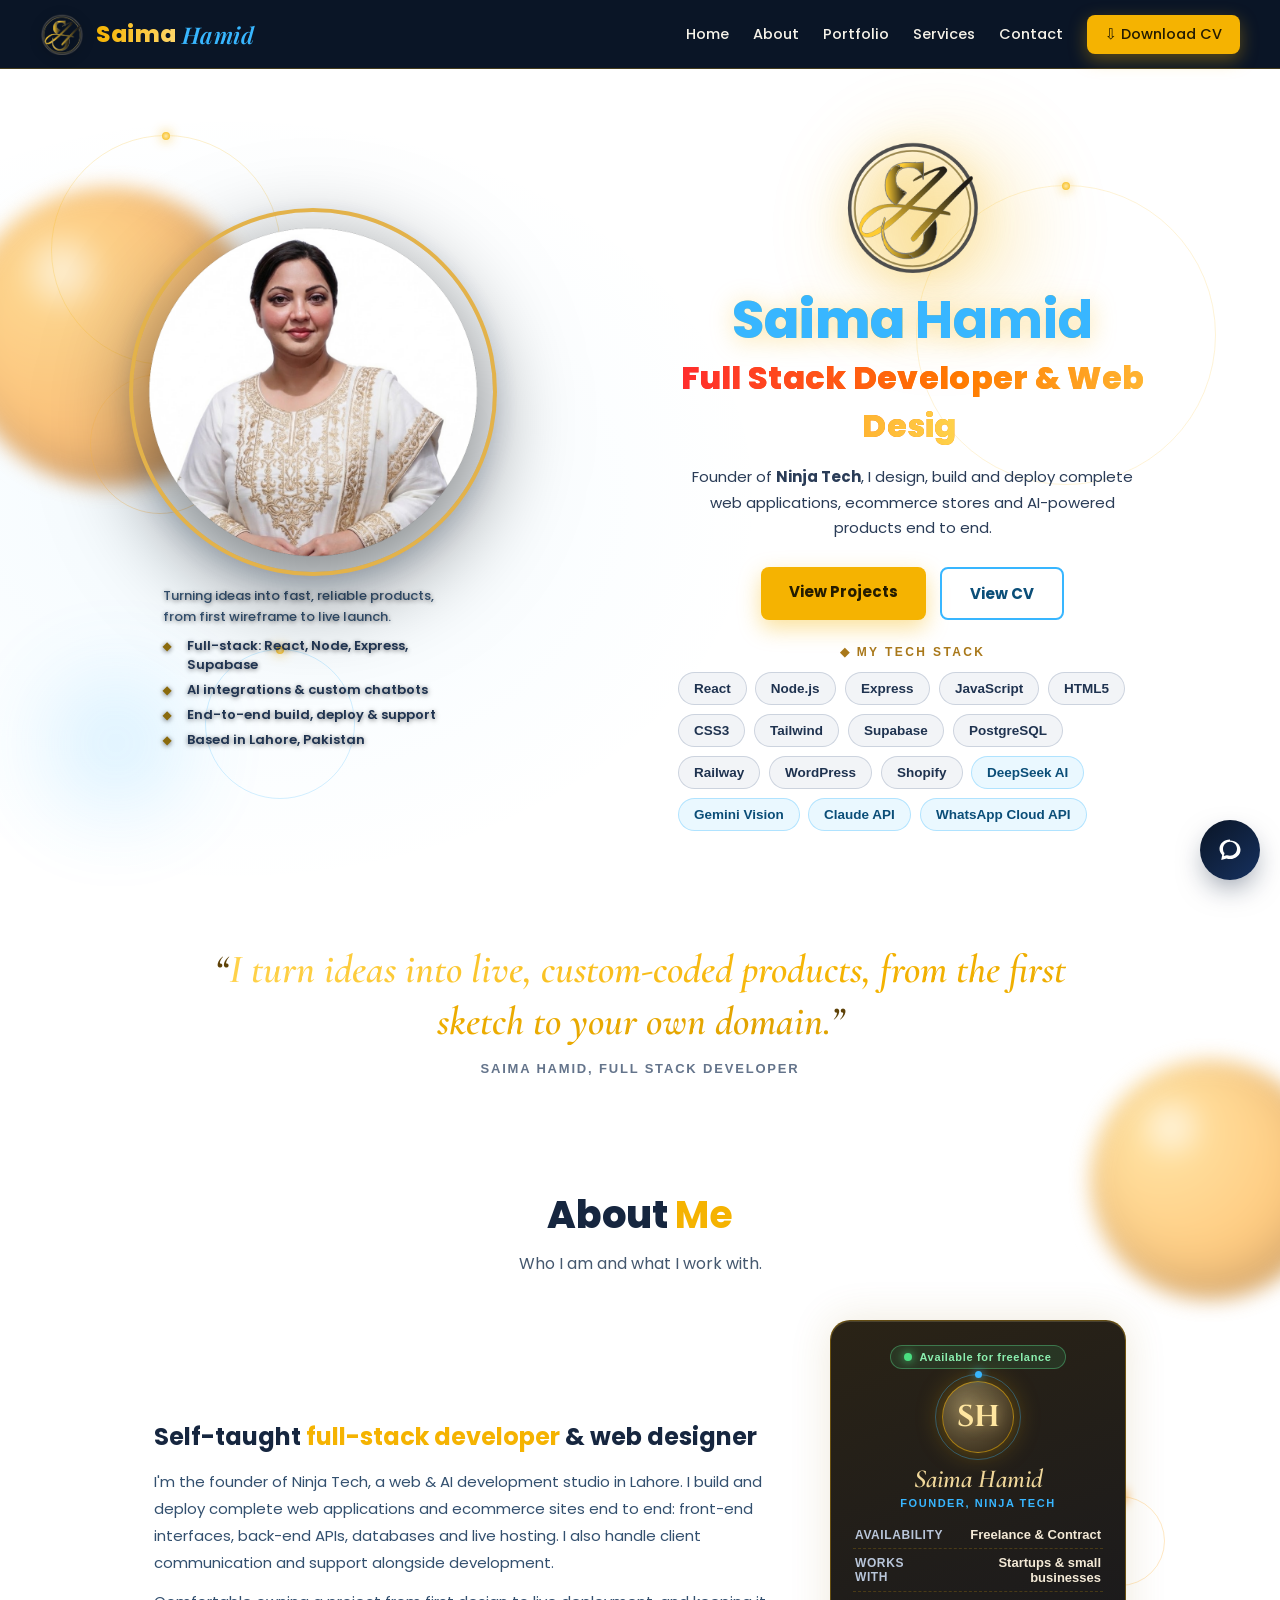
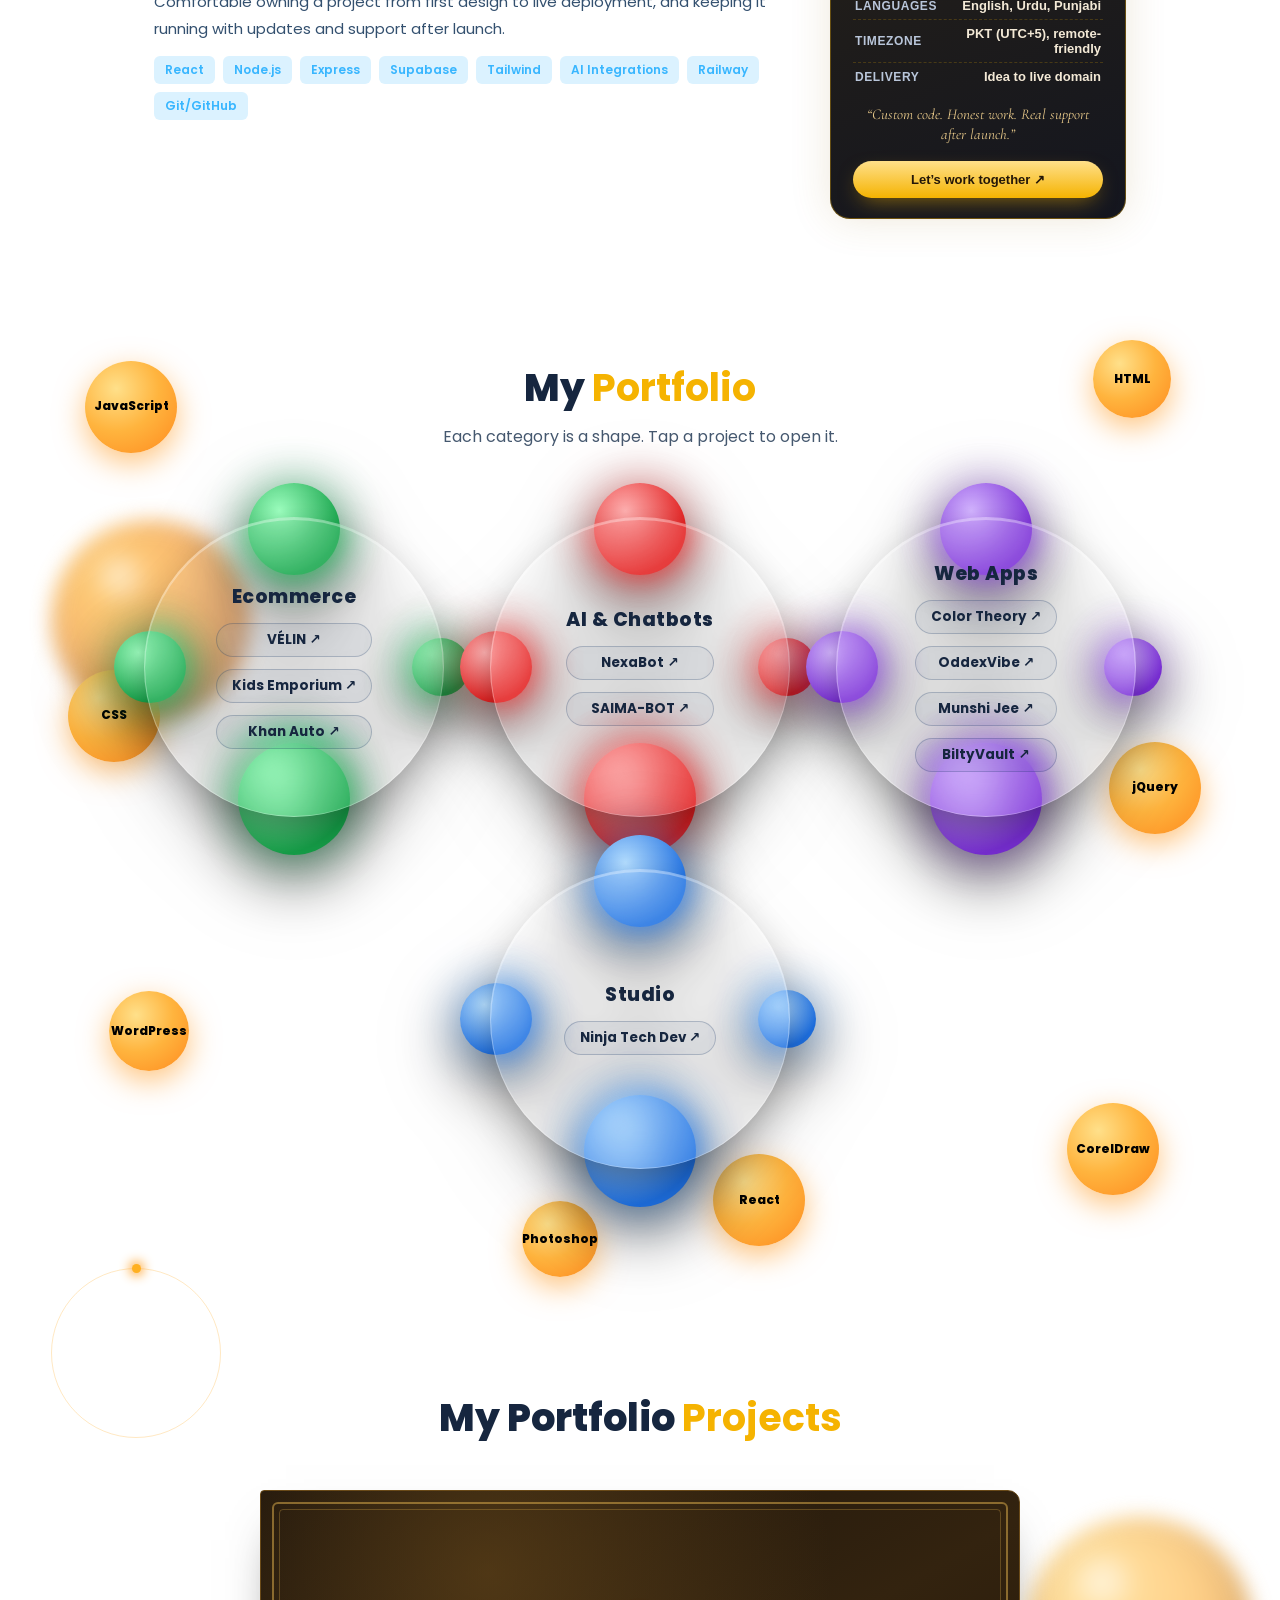
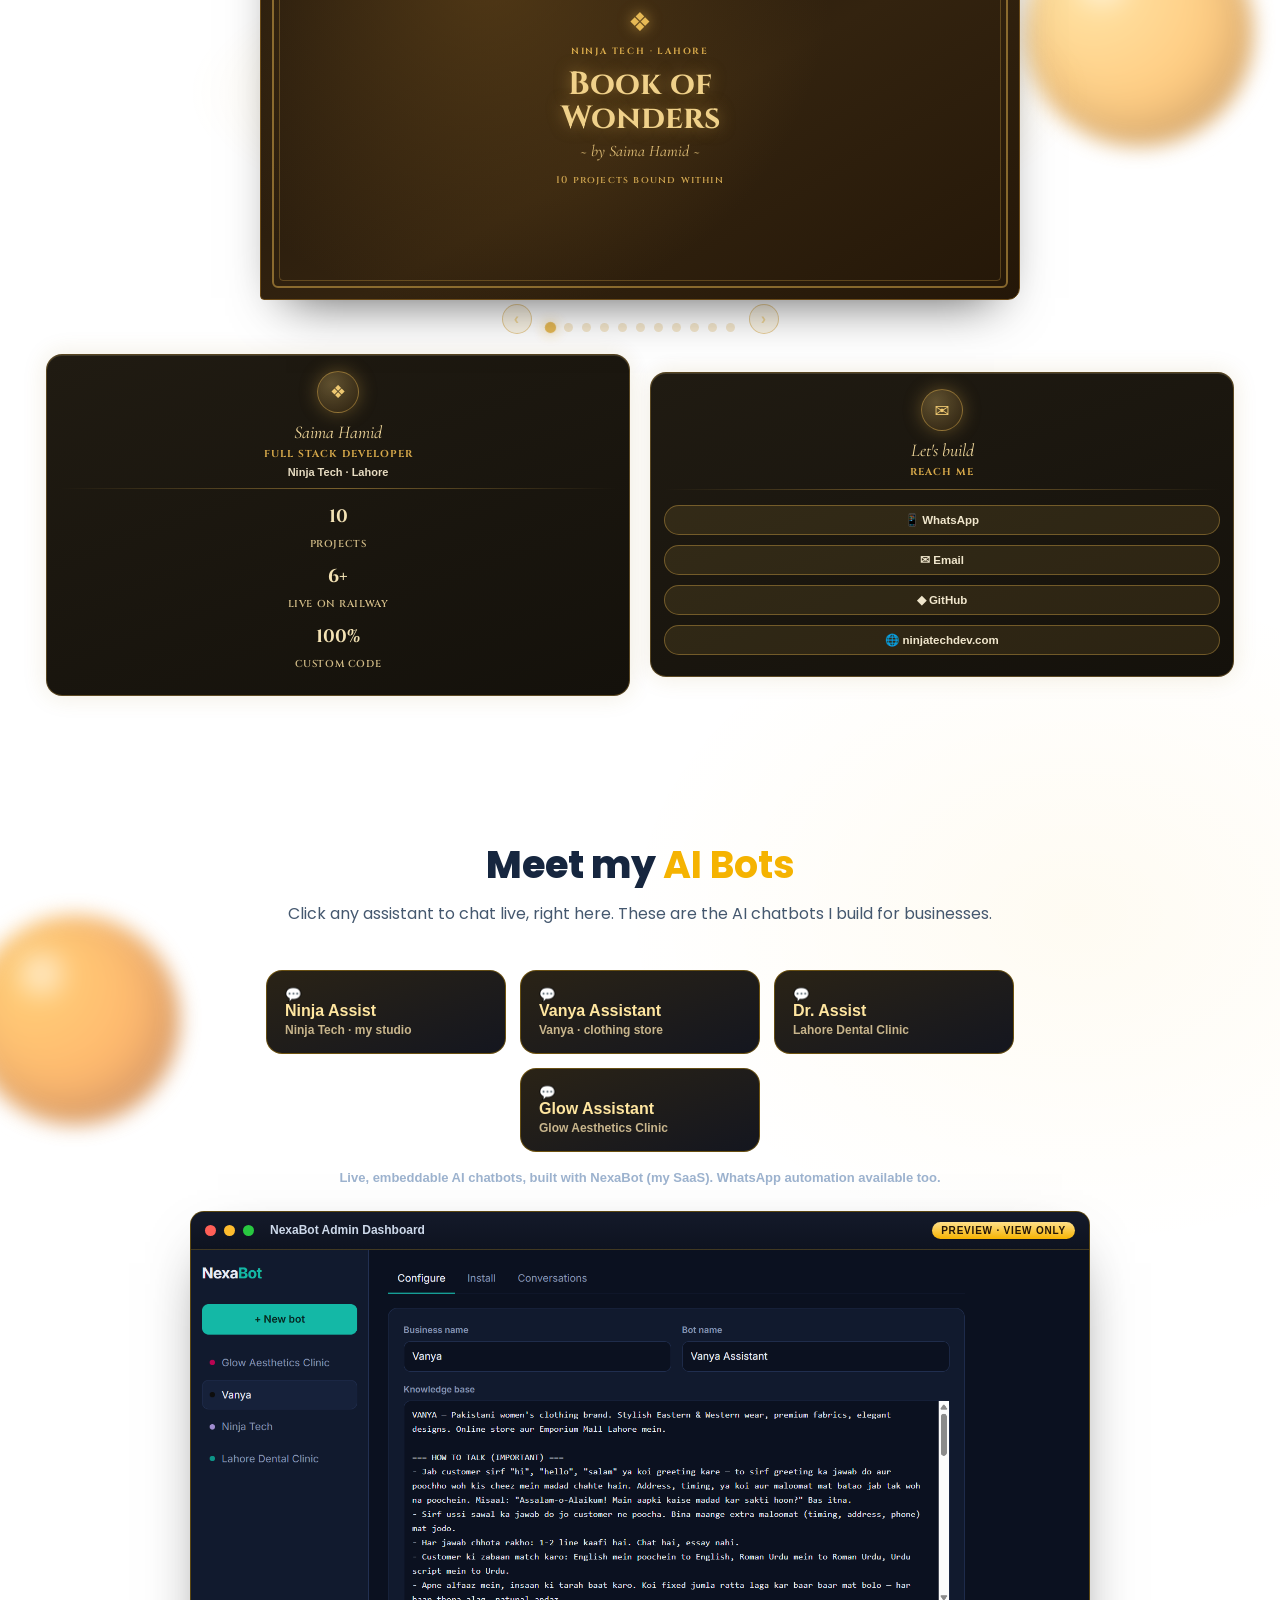
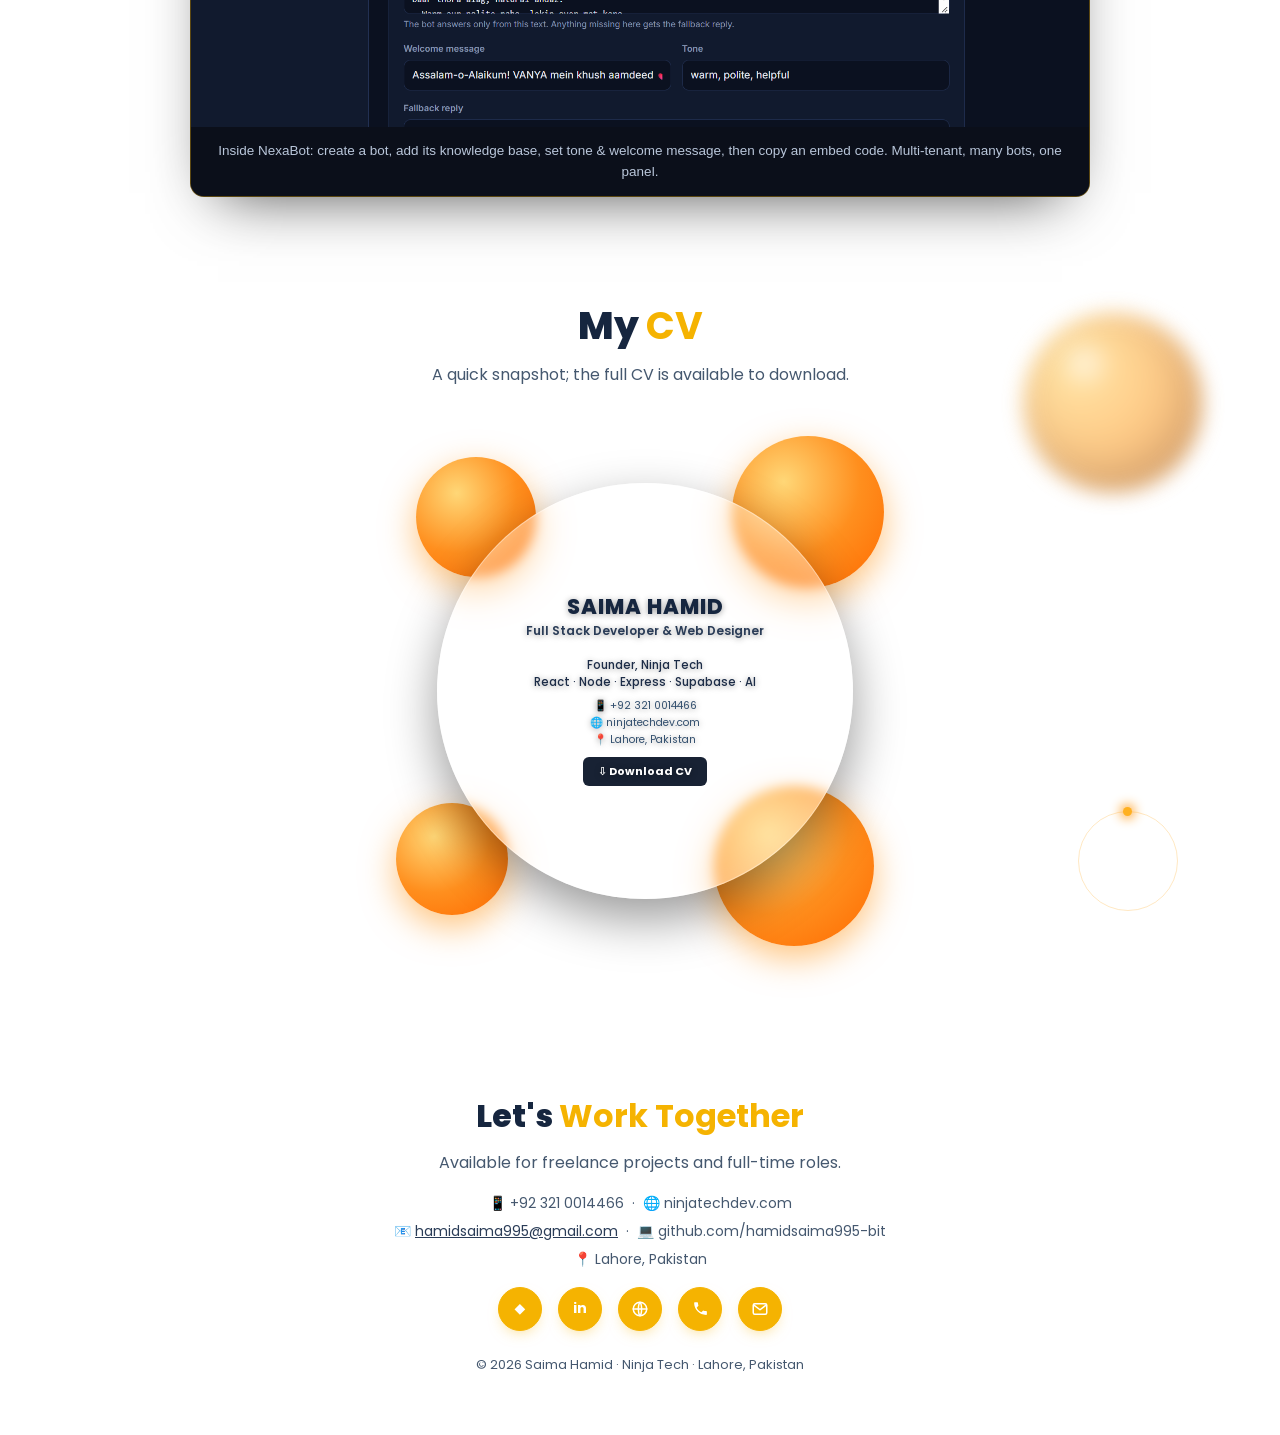
<file: index.html>
<!doctype html>
<html lang="en" data-theme="dark">
  <head>
    <meta charset="UTF-8" />
    <meta name="viewport" content="width=device-width, initial-scale=1.0" />
    <title>Saima Hamid, Portfolio</title>
    <link rel="preconnect" href="https://fonts.googleapis.com" />
    <link
      href="https://fonts.googleapis.com/css2?family=Poppins:wght@400;500;600;700;800&family=Playfair+Display:ital,wght@1,600&display=swap"
      rel="stylesheet"
    />
    <link rel="preconnect" href="https://fonts.googleapis.com" />
    <link rel="preconnect" href="https://fonts.gstatic.com" crossorigin />
    <link
      href="https://fonts.googleapis.com/css2?family=Cinzel:wght@500;700&family=Cormorant+Garamond:ital,wght@0,500;0,600;1,500;1,600&display=swap"
      rel="stylesheet"
    />
    <link rel="stylesheet" href="css/style.css?v=3" />
  </head>
  <body>
    <div class="sh-orblayer" aria-hidden="true">
      <div class="sh-orb sho1"></div>
      <div class="sh-orb sho2"></div>
      <div class="sh-orb sho3"></div>
      <div class="sh-orb sho4"></div>
      <div class="sh-orb sho5"></div>
      <div class="sh-orb sho6"></div>
      <div class="sh-ring shr1"></div>
      <div class="sh-ring shr2"></div>
      <div class="sh-ring shr3"></div>
      <div class="sh-ring shr4"></div>
      <div class="sh-ring shr5"></div>
      <div class="sh-ring shr6"></div>
    </div>
    <svg width="0" height="0" style="position: absolute">
      <defs>
        <clipPath id="cc" clipPathUnits="objectBoundingBox">
          <path
            d="M .24 0 L .76 0 A .24 .24 0 0 0 1 .24 L 1 .76 A .24 .24 0 0 0 .76 1 L .24 1 A .24 .24 0 0 0 0 .76 L 0 .24 A .24 .24 0 0 0 .24 0 Z"
          />
        </clipPath>
      </defs>
    </svg>
    <nav>
      <button
        class="sh-burger"
        id="shBurger"
        aria-label="Menu"
        style="order: 3"
      >
        &#9776;
      </button>
      <div class="brand">
        <img src="assets/img/logo.png" alt="logo" /><span class="bt"
          ><span class="b1">Saima</span><span class="b2">Hamid</span></span
        >
      </div>
      <div class="links">
        <a href="#home">Home</a><a href="#about">About</a
        ><a href="#portfolio">Portfolio</a> <a href="#services">Services</a
        ><a href="#contact">Contact</a>
        <a
          class="cv-dl"
          href="assets/Saima-Hamid-CV.pdf"
          download="Saima-Hamid-CV.pdf"
          >&#8681; Download CV</a
        ><button
          class="toggle"
          id="toggle"
          title="Theme"
          style="display: none"
          aria-hidden="true"
        >
          &#9788;
        </button>
      </div>
    </nav>

    <section class="hero" id="home">
      <div class="sh-herofx" aria-hidden="true">
        <span class="sh-hr sh-hr1"><i></i></span
        ><span class="sh-hr sh-hr2"><i></i></span
        ><span class="sh-hr sh-hr3"><i></i></span
        ><span class="sh-ho sh-ho1"></span><span class="sh-ho sh-ho2"></span>
      </div>
      <div class="photo-wrap">
        <div class="photo-frame">
          <img
            class="hero-icon"
            src="assets/img/profile.png"
            alt="Saima Hamid"
          />
        </div>
        <div class="photo-info">
          <p>
            Turning ideas into fast, reliable products, from first wireframe to
            live launch.
          </p>
          <ul>
            <li>Full-stack: React, Node, Express, Supabase</li>
            <li>AI integrations &amp; custom chatbots</li>
            <li>End-to-end build, deploy &amp; support</li>
            <li>Based in Lahore, Pakistan</li>
          </ul>
        </div>
      </div>
      <div class="info reveal">
        <img
          class="hero-logo"
          src="assets/img/logo.png"
          alt="Saima Hamid logo"
        />
        <div class="name">Saima <b>Hamid</b></div>
        <div class="role">
          <span id="typed"></span><span class="type-cursor"></span>
        </div>
        <p class="desc">
          Founder of <b>Ninja Tech</b>, I design, build and deploy complete web
          applications, ecommerce stores and AI-powered products end to end.
        </p>
        <div class="cta">
          <a class="btn primary" href="#portfolio">View Projects</a
          ><a
            class="btn ghost"
            href="assets/Saima-Hamid-CV.pdf"
            target="_blank"
            rel="noopener"
            >View CV</a
          >
        </div>
        <div class="sh-stack">
          <div class="sh-stack-h">&#9670; My Tech Stack</div>
          <div class="sh-stack-row">
            <span class="sh-tech">React</span
            ><span class="sh-tech">Node.js</span
            ><span class="sh-tech">Express</span
            ><span class="sh-tech">JavaScript</span
            ><span class="sh-tech">HTML5</span><span class="sh-tech">CSS3</span
            ><span class="sh-tech">Tailwind</span
            ><span class="sh-tech">Supabase</span
            ><span class="sh-tech">PostgreSQL</span
            ><span class="sh-tech">Railway</span
            ><span class="sh-tech">WordPress</span
            ><span class="sh-tech">Shopify</span
            ><span class="sh-tech sh-ai">DeepSeek AI</span
            ><span class="sh-tech sh-ai">Gemini Vision</span
            ><span class="sh-tech sh-ai">Claude API</span
            ><span class="sh-tech sh-ai">WhatsApp Cloud API</span>
          </div>
        </div>
      </div>
    </section>
    <div class="sh-quote reveal">
      <p>
        &ldquo;<em
          >I turn ideas into live, custom-coded products, from the first sketch
          to your own domain.</em
        >&rdquo;
      </p>
      <span>Saima Hamid, Full Stack Developer</span>
    </div>

    <section class="block" id="about">
      <div class="head reveal">
        <h2>About <b>Me</b></h2>
        <p>Who I am and what I work with.</p>
      </div>
      <div class="about">
        <div class="about-txt reveal">
          <h3>Self-taught <b>full-stack developer</b> &amp; web designer</h3>
          <p>
            I'm the founder of Ninja Tech, a web &amp; AI development studio in
            Lahore. I build and deploy complete web applications and ecommerce
            sites end to end: front-end interfaces, back-end APIs, databases and
            live hosting. I also handle client communication and support
            alongside development.
          </p>
          <p>
            Comfortable owning a project from first design to live deployment,
            and keeping it running with updates and support after launch.
          </p>
          <div class="chips">
            <span>React</span><span>Node.js</span><span>Express</span
            ><span>Supabase</span><span>Tailwind</span
            ><span>AI Integrations</span><span>Railway</span
            ><span>Git/GitHub</span>
          </div>
        </div>
        <div class="about-side reveal">
          <div class="as-card">
            <div class="as-badge"><i></i> Available for freelance</div>
            <div class="as-mono"><span>SH</span></div>
            <div class="as-name">Saima Hamid</div>
            <div class="as-role">Founder, Ninja Tech</div>
            <div class="as-rows">
              <div class="as-row">
                <span>Availability</span><b>Freelance &amp; Contract</b>
              </div>
              <div class="as-row">
                <span>Works with</span><b>Startups &amp; small businesses</b>
              </div>
              <div class="as-row">
                <span>Languages</span><b>English, Urdu, Punjabi</b>
              </div>
              <div class="as-row">
                <span>Timezone</span><b>PKT (UTC+5), remote-friendly</b>
              </div>
              <div class="as-row">
                <span>Delivery</span><b>Idea to live domain</b>
              </div>
            </div>
            <p class="as-motto">
              &ldquo;Custom code. Honest work. Real support after launch.&rdquo;
            </p>
            <a
              class="as-cta"
              href="https://wa.me/923210014466"
              target="_blank"
              rel="noopener"
              >Let&rsquo;s work together &#8599;</a
            >
          </div>
        </div>
      </div>
    </section>

    <section class="block" id="portfolio">
      <div class="head reveal">
        <h2>My <b>Portfolio</b></h2>
        <p>Each category is a shape. Tap a project to open it.</p>
      </div>
      <div class="sparks">
        <span class="spark sp1">JavaScript</span
        ><span class="spark sp2">HTML</span><span class="spark sp3">CSS</span
        ><span class="spark sp4">jQuery</span
        ><span class="spark sp5">WordPress</span
        ><span class="spark sp6">CorelDraw</span
        ><span class="spark sp7">Photoshop</span
        ><span class="spark sp8">React</span>
      </div>
      <div class="tiles">
        <div class="tile star ecom fx">
          <div class="tile-bg"></div>
          <div class="corbit">
            <span class="corb co1"></span><span class="corb co2"></span
            ><span class="corb co3"></span><span class="corb co4"></span>
          </div>
          <div class="tile-in">
            <span class="tcat">Ecommerce</span>
            <div class="tlinks">
              <a
                href="https://velin-website-production.up.railway.app"
                target="_blank"
                rel="noopener"
                >VÉLIN &#8599;</a
              ><a
                href="https://kids-emporium-production.up.railway.app"
                target="_blank"
                rel="noopener"
                >Kids Emporium &#8599;</a
              ><a href="khan-auto.html" target="_blank" rel="noopener"
                >Khan Auto &#8599;</a
              >
            </div>
          </div>
        </div>
        <div class="tile star ai fx">
          <div class="tile-bg"></div>
          <div class="corbit">
            <span class="corb co1"></span><span class="corb co2"></span
            ><span class="corb co3"></span><span class="corb co4"></span>
          </div>
          <div class="tile-in">
            <span class="tcat">AI & Chatbots</span>
            <div class="tlinks">
              <a
                href="https://nexabot-production-3a24.up.railway.app"
                target="_blank"
                rel="noopener"
                >NexaBot &#8599;</a
              ><a
                href="https://wa.me/923210014466"
                target="_blank"
                rel="noopener"
                >SAIMA-BOT &#8599;</a
              >
            </div>
          </div>
        </div>
        <div class="tile star web fx">
          <div class="tile-bg"></div>
          <div class="corbit">
            <span class="corb co1"></span><span class="corb co2"></span
            ><span class="corb co3"></span><span class="corb co4"></span>
          </div>
          <div class="tile-in">
            <span class="tcat">Web Apps</span>
            <div class="tlinks">
              <a
                href="https://colorthemepresentationbysaimahamid.netlify.app"
                target="_blank"
                rel="noopener"
                >Color Theory &#8599;</a
              ><a href="https://oddexvibe.com" target="_blank" rel="noopener"
                >OddexVibe &#8599;</a
              ><a
                href="https://munshi-jee-production-0cb7.up.railway.app"
                target="_blank"
                rel="noopener"
                >Munshi Jee &#8599;</a
              ><a
                href="https://biltyvault-production.up.railway.app"
                target="_blank"
                rel="noopener"
                >BiltyVault &#8599;</a
              >
            </div>
          </div>
        </div>
        <div class="tile star studio fx">
          <div class="tile-bg"></div>
          <div class="corbit">
            <span class="corb co1"></span><span class="corb co2"></span
            ><span class="corb co3"></span><span class="corb co4"></span>
          </div>
          <div class="tile-in">
            <span class="tcat">Studio</span>
            <div class="tlinks">
              <a href="https://ninjatechdev.com" target="_blank" rel="noopener"
                >Ninja Tech Dev &#8599;</a
              >
            </div>
          </div>
        </div>
      </div>
    </section>

    <section class="block" id="services">
      <div class="head reveal">
        <h2>My Portfolio <b>Projects</b></h2>
      </div>
      <div class="bk-stage reveal">
        <aside class="bk-side bk-left">
          <div class="bk-side-orb">&#10070;</div>
          <div class="bk-side-name">Saima Hamid</div>
          <div class="bk-side-role">Full Stack Developer</div>
          <div class="bk-side-line">Ninja Tech &middot; Lahore</div>
          <div class="bk-side-div"></div>
          <div class="bk-side-stat"><b>10</b><span>Projects</span></div>
          <div class="bk-side-stat"><b>6+</b><span>Live on Railway</span></div>
          <div class="bk-side-stat"><b>100%</b><span>Custom code</span></div>
        </aside>
        <div class="bk-centre">
          <div class="bk-glow"></div>
          <div class="bk-book" id="sh-book">
            <div class="bk-slide bk-cover bk-on">
              <div class="bk-crest">&#10070;</div>
              <div class="bk-cover-kick">NINJA TECH &middot; LAHORE</div>
              <div class="bk-cover-title">Book of<br />Wonders</div>
              <div class="bk-cover-by">~ by Saima Hamid ~</div>
              <div class="bk-cover-sub">10 projects bound within</div>
            </div>
            <div class="bk-slide bk-page">
              <div class="bk-text">
                <div class="bk-kicker" style="color: #2e7d4f">
                  &#10022; Ecommerce
                </div>
                <h3 class="bk-title">VÉLIN</h3>
                <p class="bk-tagline">
                  Handcrafted clothing & bridal wear store for a Lahore brand.
                </p>
                <div class="bk-sub">Languages &amp; Stack</div>
                <div class="bk-tags">
                  <span class="bk-tag">HTML5</span
                  ><span class="bk-tag">CSS3</span
                  ><span class="bk-tag">JavaScript</span>
                </div>
                <div class="bk-sub">Specifications</div>
                <ul class="bk-specs">
                  <li>
                    Embroidered linen kurtas, bridal wear, velvet khussa &
                    accessories
                  </li>
                  <li>Custom coded storefront, no builder</li>
                  <li>WhatsApp ordering on +92 321 0014466</li>
                  <li>Live on Railway with its own domain</li>
                </ul>
                <a
                  class="bk-link"
                  href="https://velin-website-production.up.railway.app"
                  target="_blank"
                  rel="noopener"
                  >Visit &#8599; velin-website-production.up.railway.app</a
                >
              </div>
              <figure class="bk-shot bk-n1">
                <img
                  src="assets/img/velin-home.webp"
                  alt="VÉLIN storefront home page and Our Story section"
                  style="object-position: 50% 50%"
                  decoding="async"
                />
              </figure>
              <span class="bk-num">&#10070; 01 &#10070;</span>
            </div>
            <div class="bk-slide bk-page">
              <div class="bk-text">
                <div class="bk-kicker" style="color: #2e7d4f">
                  &#10022; Ecommerce
                </div>
                <h3 class="bk-title">Kids Emporium</h3>
                <p class="bk-tagline">
                  Children's online store with cart, checkout & admin.
                </p>
                <div class="bk-sub">Languages &amp; Stack</div>
                <div class="bk-tags">
                  <span class="bk-tag">Node.js</span
                  ><span class="bk-tag">Express</span
                  ><span class="bk-tag">JavaScript</span
                  ><span class="bk-tag">HTML/CSS</span>
                </div>
                <div class="bk-sub">Specifications</div>
                <ul class="bk-specs">
                  <li>Full cart, checkout & product management</li>
                  <li>Admin dashboard for the shop owner</li>
                  <li>Server-side trial gate (env-controlled)</li>
                  <li>Deployed on Railway, permanently live</li>
                </ul>
                <a
                  class="bk-link"
                  href="https://kids-emporium-production.up.railway.app"
                  target="_blank"
                  rel="noopener"
                  >Visit &#8599; kids-emporium-production.up.railway.app</a
                >
              </div>
              <figure class="bk-shot bk-n2">
                <img
                  src="assets/img/kids-emporium-store.webp"
                  alt="Kids Emporium boys collection with a product detail drawer open"
                  style="object-position: 100% 50%"
                  decoding="async"
                /><img
                  src="assets/img/kids-emporium-chatbot.webp"
                  alt="Kids Emporium store with the NexaBot shopping assistant open"
                  style="object-position: 80% 50%"
                  decoding="async"
                />
              </figure>
              <span class="bk-num">&#10070; 02 &#10070;</span>
            </div>
            <div class="bk-slide bk-page">
              <div class="bk-text">
                <div class="bk-kicker" style="color: #2e7d4f">
                  &#10022; Ecommerce
                </div>
                <h3 class="bk-title">Mr Khan Auto</h3>
                <p class="bk-tagline">
                  Car accessories shop website for a Lahore business.
                </p>
                <div class="bk-sub">Languages &amp; Stack</div>
                <div class="bk-tags">
                  <span class="bk-tag">HTML5</span
                  ><span class="bk-tag">CSS3</span
                  ><span class="bk-tag">JavaScript</span>
                </div>
                <div class="bk-sub">Specifications</div>
                <ul class="bk-specs">
                  <li>Single self-contained page, fast-loading</li>
                  <li>Product & accessories showcase</li>
                  <li>Business-ready enquiry & contact</li>
                  <li>Built as a client deliverable</li>
                </ul>
                <a
                  class="bk-link"
                  href="khan-auto.html"
                  target="_blank"
                  rel="noopener"
                  >Visit &#8599; Mr Khan Auto, car accessories</a
                >
              </div>
              <figure class="bk-shot bk-n1">
                <img
                  src="assets/img/mr-khan-auto.webp"
                  alt="Mr Khan Auto home page hero"
                  style="object-position: 0% 50%"
                  decoding="async"
                />
              </figure>
              <span class="bk-num">&#10070; 03 &#10070;</span>
            </div>
            <div class="bk-slide bk-page">
              <div class="bk-text">
                <div class="bk-kicker" style="color: #a53326">
                  &#10022; AI & Chatbots
                </div>
                <h3 class="bk-title">NexaBot</h3>
                <p class="bk-tagline">
                  Embeddable, multi-tenant AI chatbot SaaS.
                </p>
                <div class="bk-sub">Languages &amp; Stack</div>
                <div class="bk-tags">
                  <span class="bk-tag">Node.js</span
                  ><span class="bk-tag">JavaScript</span
                  ><span class="bk-tag">Supabase</span>
                </div>
                <div class="bk-sub">Specifications</div>
                <ul class="bk-specs">
                  <li>Embeddable chat widget for any website</li>
                  <li>Admin panel + knowledge base per client</li>
                  <li>Multi-tenant: many bots, one platform</li>
                  <li>AI replies via DeepSeek / LLM APIs</li>
                  <li>Live on Railway</li>
                </ul>
                <a class="bk-link" href="#aibots"
                  >Try it live &#8599; chat with my AI bots</a
                >
              </div>
              <figure class="bk-shot bk-n1">
                <img
                  src="assets/img/nexabot-dental-demo.webp"
                  alt="Lahore Dental Clinic sample site answering a question through a NexaBot chatbot"
                  style="object-position: 75% 50%"
                  decoding="async"
                />
              </figure>
              <span class="bk-num">&#10070; 04 &#10070;</span>
            </div>
            <div class="bk-slide bk-page">
              <div class="bk-text">
                <div class="bk-kicker" style="color: #a53326">
                  &#10022; AI & Chatbots
                </div>
                <h3 class="bk-title">SAIMA-BOT</h3>
                <p class="bk-tagline">
                  WhatsApp automation on the official Meta Cloud API.
                </p>
                <div class="bk-sub">Languages &amp; Stack</div>
                <div class="bk-tags">
                  <span class="bk-tag">Node.js</span
                  ><span class="bk-tag">Meta Cloud API</span
                  ><span class="bk-tag">JavaScript</span>
                </div>
                <div class="bk-sub">Specifications</div>
                <ul class="bk-specs">
                  <li>End-to-end WhatsApp automation</li>
                  <li>Non-expiring system-user token setup</li>
                  <li>Auto-replies & business messaging</li>
                  <li>Official Meta App integration</li>
                </ul>
                <a
                  class="bk-link"
                  href="https://wa.me/923210014466"
                  target="_blank"
                  rel="noopener"
                  >Visit &#8599; Chat on WhatsApp</a
                >
              </div>
              <figure class="bk-shot bk-wa">
                <svg
                  viewBox="0 0 24 24"
                  width="44"
                  height="44"
                  fill="currentColor"
                  aria-hidden="true"
                >
                  <path
                    d="M12 3C6.98 3 3 6.58 3 11c0 2.02.86 3.86 2.3 5.26L4.5 20.5l4.53-1.2c.92.3 1.92.45 2.97.45 5.02 0 9-3.58 9-8s-3.98-8-9-8zm0 14c-.9 0-1.76-.14-2.55-.4l-.36-.12-2.43.64.66-2.32-.2-.34C6.4 13.98 6 12.53 6 11c0-3.31 2.82-6 6-6s6 2.69 6 6-2.69 6-6 6z"
                  /></svg
                ><b>WhatsApp &middot; Meta Cloud API</b
                ><span>Message it and see it reply.</span>
              </figure>
              <span class="bk-num">&#10070; 05 &#10070;</span>
            </div>
            <div class="bk-slide bk-page">
              <div class="bk-text">
                <div class="bk-kicker" style="color: #6a3fae">
                  &#10022; Web Apps
                </div>
                <h3 class="bk-title">Color Theory</h3>
                <p class="bk-tagline">
                  Colour theory presentation for web design.
                </p>
                <div class="bk-sub">Languages &amp; Stack</div>
                <div class="bk-tags">
                  <span class="bk-tag">HTML5</span
                  ><span class="bk-tag">CSS3</span
                  ><span class="bk-tag">JavaScript</span>
                </div>
                <div class="bk-sub">Specifications</div>
                <ul class="bk-specs">
                  <li>Colour wheel, RGB vs CMYK, colour psychology</li>
                  <li>60-30-10 rule for balanced palettes</li>
                  <li>Accessibility & WCAG contrast standards</li>
                  <li>Built & deployed live on Netlify</li>
                </ul>
                <a
                  class="bk-link"
                  href="https://colorthemepresentationbysaimahamid.netlify.app"
                  target="_blank"
                  rel="noopener"
                  >Visit &#8599; Colour Theory presentation</a
                >
              </div>
              <figure class="bk-shot bk-n1">
                <img
                  src="assets/img/colour-theory.webp"
                  alt="Colour theory presentation, the colour wheel slide"
                  style="object-position: 45% 50%"
                  decoding="async"
                />
              </figure>
              <span class="bk-num">&#10070; 06 &#10070;</span>
            </div>
            <div class="bk-slide bk-page">
              <div class="bk-text">
                <div class="bk-kicker" style="color: #6a3fae">
                  &#10022; Web Apps
                </div>
                <h3 class="bk-title">OddexVibe</h3>
                <p class="bk-tagline">Gamified trading & community platform.</p>
                <div class="bk-sub">Languages &amp; Stack</div>
                <div class="bk-tags">
                  <span class="bk-tag">JavaScript</span
                  ><span class="bk-tag">Node.js</span
                  ><span class="bk-tag">Supabase</span
                  ><span class="bk-tag">DeepSeek AI</span>
                </div>
                <div class="bk-sub">Specifications</div>
                <ul class="bk-specs">
                  <li>AI News Commentator (DeepSeek)</li>
                  <li>Community chat with auto moderation</li>
                  <li>Daily streak bonuses & win/lose popups</li>
                  <li>Referral system & emoji avatars</li>
                  <li>Live online player count</li>
                </ul>
                <a
                  class="bk-link"
                  href="https://oddexvibe.com"
                  target="_blank"
                  rel="noopener"
                  >Visit &#8599; oddexvibe.com</a
                >
              </div>
              <figure class="bk-shot bk-n2">
                <img
                  src="assets/img/oddexvibe-trading.webp"
                  alt="OddexVibe trading screen with a candlestick chart and buy panel"
                  style="object-position: 50% 50%"
                  decoding="async"
                /><img
                  src="assets/img/oddexvibe-market.webp"
                  alt="OddexVibe asset market list with live prices"
                  style="object-position: 50% 62%"
                  decoding="async"
                />
              </figure>
              <span class="bk-num">&#10070; 07 &#10070;</span>
            </div>
            <div class="bk-slide bk-page">
              <div class="bk-text">
                <div class="bk-kicker" style="color: #6a3fae">
                  &#10022; Web Apps
                </div>
                <h3 class="bk-title">Munshi Jee</h3>
                <p class="bk-tagline">
                  Voice-to-ledger khata app for cloth traders.
                </p>
                <div class="bk-sub">Languages &amp; Stack</div>
                <div class="bk-tags">
                  <span class="bk-tag">JavaScript</span
                  ><span class="bk-tag">Web Speech API</span
                  ><span class="bk-tag">Supabase</span>
                </div>
                <div class="bk-sub">Specifications</div>
                <ul class="bk-specs">
                  <li>Urdu / Punjabi voice entry (Web Speech API)</li>
                  <li>Speak an entry, it books the ledger</li>
                  <li>WhatsApp reminders to customers</li>
                  <li>Cloud sync & backup via Supabase</li>
                  <li>Live on Railway</li>
                </ul>
                <a
                  class="bk-link"
                  href="https://munshi-jee-production-0cb7.up.railway.app"
                  target="_blank"
                  rel="noopener"
                  >Visit &#8599; munshi-jee-production-0cb7.up.railway.app</a
                >
              </div>
              <figure class="bk-shot bk-n2">
                <img
                  src="assets/img/munshi-jee-dashboard.webp"
                  alt="Munshi Jee dashboard with total udhaar and stock summary"
                  style="object-position: 20% 50%"
                  decoding="async"
                /><img
                  src="assets/img/munshi-jee-stock.webp"
                  alt="Munshi Jee stock list"
                  style="object-position: 20% 40%"
                  decoding="async"
                />
              </figure>
              <span class="bk-num">&#10070; 08 &#10070;</span>
            </div>
            <div class="bk-slide bk-page">
              <div class="bk-text">
                <div class="bk-kicker" style="color: #6a3fae">
                  &#10022; Web Apps
                </div>
                <h3 class="bk-title">BiltyVault</h3>
                <p class="bk-tagline">
                  Logistics bilty (goods receipt) management app.
                </p>
                <div class="bk-sub">Languages &amp; Stack</div>
                <div class="bk-tags">
                  <span class="bk-tag">JavaScript</span
                  ><span class="bk-tag">Gemini Vision</span
                  ><span class="bk-tag">Supabase</span>
                </div>
                <div class="bk-sub">Specifications</div>
                <ul class="bk-specs">
                  <li>Auto-fills bilty details with Gemini Vision AI</li>
                  <li>Create, store and manage logistics bilties</li>
                  <li>Cloud storage and quick search</li>
                  <li>Live on Railway</li>
                </ul>
                <a
                  class="bk-link"
                  href="https://biltyvault-production.up.railway.app"
                  target="_blank"
                  rel="noopener"
                  >Visit &#8599; biltyvault-production.up.railway.app</a
                >
              </div>
              <figure class="bk-shot bk-n2">
                <img
                  src="assets/img/biltyvault-upload.webp"
                  alt="BiltyVault upload screen with bilty details form"
                  style="object-position: 40% 50%"
                  decoding="async"
                /><img
                  src="assets/img/biltyvault-records.webp"
                  alt="BiltyVault records table"
                  style="object-position: 10% 50%"
                  decoding="async"
                />
              </figure>
              <span class="bk-num">&#10070; 09 &#10070;</span>
            </div>
            <div class="bk-slide bk-page">
              <div class="bk-text">
                <div class="bk-kicker" style="color: #245ea8">
                  &#10022; Studio
                </div>
                <h3 class="bk-title">Ninja Tech</h3>
                <p class="bk-tagline">
                  My web & AI studio, home of all this work.
                </p>
                <div class="bk-sub">Languages &amp; Stack</div>
                <div class="bk-tags">
                  <span class="bk-tag">React</span
                  ><span class="bk-tag">Node.js</span
                  ><span class="bk-tag">Supabase</span
                  ><span class="bk-tag">Railway</span>
                </div>
                <div class="bk-sub">Specifications</div>
                <ul class="bk-specs">
                  <li>Custom web & AI development studio, Lahore</li>
                  <li>Full-stack: design → build → deploy</li>
                  <li>Custom domain via Namecheap + Railway</li>
                  <li>One developer, start to finish</li>
                </ul>
                <a
                  class="bk-link"
                  href="https://ninjatechdev.com"
                  target="_blank"
                  rel="noopener"
                  >Visit &#8599; ninjatechdev.com</a
                >
              </div>
              <figure class="bk-shot bk-n1">
                <img
                  src="assets/img/ninja-tech-home.webp"
                  alt="Ninja Tech studio home page with the Ninja Assist chatbot open"
                  style="object-position: 35% 50%"
                  decoding="async"
                />
              </figure>
              <span class="bk-num">&#10070; 10 &#10070;</span>
            </div>
          </div>
          <div class="bk-dots" id="bk-dots"></div>
        </div>
        <aside class="bk-side bk-right">
          <div class="bk-side-orb">&#9993;</div>
          <div class="bk-side-name">Let's build</div>
          <div class="bk-side-role">Reach me</div>
          <div class="bk-side-div"></div>
          <a
            class="bk-side-chip"
            href="https://wa.me/923210014466"
            target="_blank"
            rel="noopener"
            >&#128241; WhatsApp</a
          >
          <a class="bk-side-chip" href="mailto:hamidsaima995@gmail.com"
            >&#9993; Email</a
          >
          <a
            class="bk-side-chip"
            href="https://github.com/hamidsaima995-bit"
            target="_blank"
            rel="noopener"
            >&#9670; GitHub</a
          >
          <a
            class="bk-side-chip"
            href="https://ninjatechdev.com"
            target="_blank"
            rel="noopener"
            >&#127760; ninjatechdev.com</a
          >
        </aside>
      </div>
    </section>
    <section class="block" id="aibots">
      <div class="head reveal">
        <h2>Meet my <b>AI Bots</b></h2>
        <p>
          Click any assistant to chat live, right here. These are the AI
          chatbots I build for businesses.
        </p>
      </div>
      <div class="botpick reveal">
        <button class="botbtn" data-bot="ninja">
          <b>Ninja Assist</b><span>Ninja Tech &middot; my studio</span>
        </button>
        <button class="botbtn" data-bot="vanya">
          <b>Vanya Assistant</b><span>Vanya &middot; clothing store</span>
        </button>
        <button class="botbtn" data-bot="dental">
          <b>Dr. Assist</b><span>Lahore Dental Clinic</span>
        </button>
        <button class="botbtn" data-bot="glow">
          <b>Glow Assistant</b><span>Glow Aesthetics Clinic</span>
        </button>
      </div>
      <p class="botnote reboot">
        Live, embeddable AI chatbots, built with NexaBot (my SaaS). WhatsApp
        automation available too.
      </p>
      <div class="dashwrap reveal">
        <div class="dashbar">
          <i></i><i></i><i></i><em>NexaBot Admin Dashboard</em
          ><span class="dashtag">preview &middot; view only</span>
        </div>
        <img
          class="dashimg"
          src="assets/img/nexabot-dashboard.png"
          alt="NexaBot admin dashboard preview"
          loading="lazy"
        />
        <div class="dashcap">
          Inside NexaBot: create a bot, add its knowledge base, set tone &amp;
          welcome message, then copy an embed code. Multi-tenant, many bots, one
          panel.
        </div>
      </div>
    </section>

    <section class="cvsec">
      <div class="head reveal">
        <h2>My <b>CV</b></h2>
        <p>A quick snapshot; the full CV is available to download.</p>
      </div>
      <div class="cvcircle">
        <span class="cvorb c1"></span><span class="cvorb c2"></span
        ><span class="cvorb c3"></span><span class="cvorb c4"></span>
        <div class="cv-glass">
          <div class="cvn">SAIMA HAMID</div>
          <div class="cvr">Full Stack Developer &amp; Web Designer</div>
          <div class="cvline"></div>
          <div class="cvsk">
            Founder, Ninja Tech<br />React · Node · Express · Supabase · AI
          </div>
          <div class="cvc">
            &#128241; +92 321 0014466<br />&#127760; ninjatechdev.com<br />&#128205;
            Lahore, Pakistan
          </div>
          <a
            class="cvdl"
            href="assets/Saima-Hamid-CV.pdf"
            download="Saima-Hamid-CV.pdf"
            >&#8681; Download CV</a
          >
        </div>
      </div>
    </section>

    <footer id="contact">
      <h2 class="reveal">Let's <b>Work Together</b></h2>
      <p>Available for freelance projects and full-time roles.</p>
      <div class="fcontact">
        &#128241; +92 321 0014466 &nbsp;·&nbsp; &#127760; ninjatechdev.com<br />&#128231;
        <a href="mailto:hamidsaima995@gmail.com" style="color: inherit"
          >hamidsaima995@gmail.com</a
        >
        &nbsp;·&nbsp; &#128187; github.com/hamidsaima995-bit<br />&#128205;
        Lahore, Pakistan
      </div>
      <div class="social">
        <a
          href="https://github.com/hamidsaima995-bit"
          target="_blank"
          title="GitHub"
          >&#9670;</a
        >
        <a
          href="https://www.linkedin.com/in/saima-hamid-155518302"
          target="_blank"
          rel="noopener"
          title="LinkedIn"
          >in</a
        >
        <a href="https://ninjatechdev.com" target="_blank" title="Website"
          ><svg
            viewBox="0 0 24 24"
            width="18"
            height="18"
            fill="none"
            stroke="currentColor"
            stroke-width="2"
            stroke-linecap="round"
          >
            <circle cx="12" cy="12" r="9" />
            <path d="M3 12h18" />
            <path
              d="M12 3c2.8 2.8 2.8 15.2 0 18M12 3c-2.8 2.8-2.8 15.2 0 18"
            /></svg
        ></a>
        <a href="https://wa.me/923210014466" target="_blank" title="WhatsApp"
          ><svg viewBox="0 0 24 24" width="17" height="17" fill="currentColor">
            <path
              d="M6.6 10.8c1.4 2.8 3.8 5.1 6.6 6.6l2.2-2.2c.3-.3.7-.4 1-.2 1.1.4 2.3.6 3.6.6.6 0 1 .4 1 1V20c0 .6-.4 1-1 1C10.3 21 3 13.7 3 4c0-.6.4-1 1-1h3.4c.6 0 1 .4 1 1 0 1.2.2 2.4.6 3.6.1.4 0 .8-.3 1l-2.1 2.2z"
            /></svg
        ></a>
        <a href="mailto:hamidsaima995@gmail.com" title="Email"
          ><svg
            viewBox="0 0 24 24"
            width="18"
            height="18"
            fill="none"
            stroke="currentColor"
            stroke-width="2"
            stroke-linejoin="round"
          >
            <rect x="3" y="5" width="18" height="14" rx="2" />
            <path d="M3.5 6.5 12 13l8.5-6.5" /></svg
        ></a>
      </div>
      <div class="copy">© 2026 Saima Hamid · Ninja Tech · Lahore, Pakistan</div>
    </footer>

    <div id="ncw">
      <div class="ncw-panel">
        <div class="ncw-head">
          <span class="dot"></span
          ><span
            ><b id="ncw-name">Ninja Assist</b
            ><small id="ncw-biz">Ninja Tech</small></span
          ><button class="ncw-x" aria-label="Close">&times;</button>
        </div>
        <div class="ncw-body" id="ncw-body"></div>
        <div class="ncw-sug" id="ncw-sug"></div>
        <div class="ncw-foot">
          <input
            id="ncw-in"
            type="text"
            placeholder="Type your message..."
            autocomplete="off"
          /><button id="ncw-send" aria-label="Send">&#10148;</button>
        </div>
        <div class="ncw-powered">Powered by NexaBot &middot; Ninja Tech</div>
      </div>
      <button class="ncw-launch" aria-label="Chat with us">
        <svg viewBox="0 0 24 24">
          <path
            d="M12 3C6.98 3 3 6.58 3 11c0 2.02.86 3.86 2.3 5.26L4.5 20.5l4.53-1.2c.92.3 1.92.45 2.97.45 5.02 0 9-3.58 9-8s-3.98-8-9-8zm0 14c-.9 0-1.76-.14-2.55-.4l-.36-.12-2.43.64.66-2.32-.2-.34C6.4 13.98 6 12.53 6 11c0-3.31 2.82-6 6-6s6 2.69 6 6-2.69 6-6 6z"
          />
        </svg>
      </button>
    </div>
    <script src="js/main.js" defer></script>
  </body>
</html>
</file>
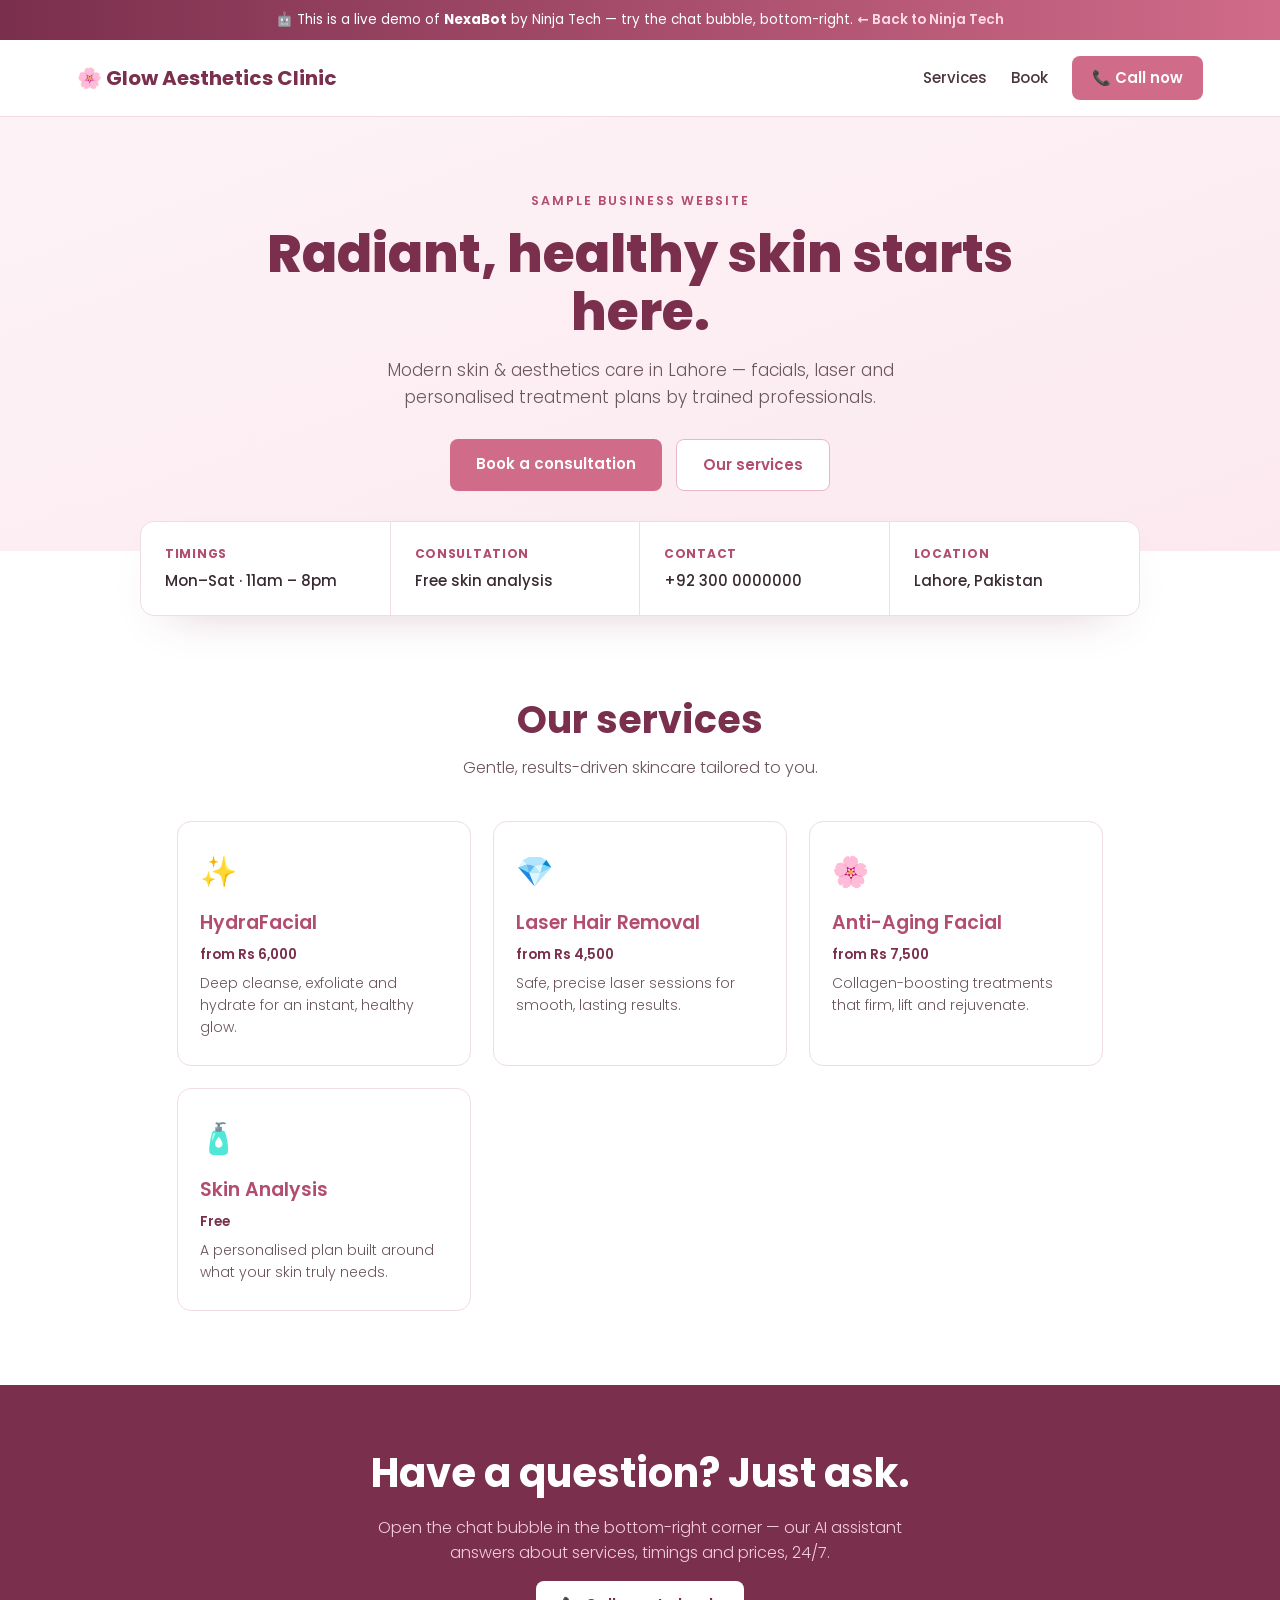
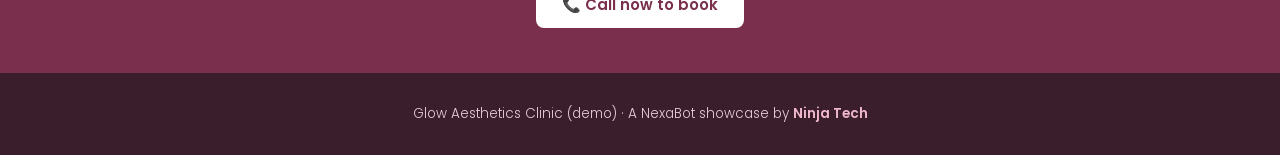
<file: demo-glow.html>
<!doctype html>
<html lang="en">
<head>
<meta charset="utf-8">
<meta name="viewport" content="width=device-width,initial-scale=1">
<title>Glow Aesthetics Clinic — NexaBot Live Demo</title>
<meta name="description" content="Live demo of NexaBot by Ninja Tech, running on a sample aesthetics clinic website.">
<link rel="preconnect" href="https://fonts.googleapis.com"><link rel="preconnect" href="https://fonts.gstatic.com" crossorigin>
<link href="https://fonts.googleapis.com/css2?family=Poppins:wght@300;400;500;600;700;800&display=swap" rel="stylesheet">
<style>
:root{--rose:#d16b8a;--rose-d:#b24d6e;--wine:#7a2f4c;--soft:#6b5560;--bg:#ffffff;--tint:#fdf3f6;--line:#f0dde4}
*{box-sizing:border-box;margin:0;padding:0}
html{scroll-behavior:smooth}
body{font-family:'Poppins',system-ui,sans-serif;color:#2e2028;background:var(--bg);line-height:1.6}
.demobar{background:linear-gradient(90deg,#7a2f4c,#d16b8a);color:#fff;font-size:13.5px;text-align:center;padding:9px 14px}
.demobar a{color:#ffdbe7;font-weight:600;text-decoration:none}
header{position:sticky;top:0;z-index:20;display:flex;align-items:center;justify-content:space-between;padding:16px 6%;background:rgba(255,255,255,.9);backdrop-filter:blur(8px);border-bottom:1px solid var(--line)}
.brand{font-size:20px;font-weight:700;color:var(--wine)}
nav{display:flex;align-items:center;gap:24px}
nav a{text-decoration:none;color:#4a3540;font-weight:500;font-size:15px}
nav .call{background:var(--rose);color:#fff;padding:10px 20px;border-radius:8px;font-weight:600}
@media(max-width:720px){nav a:not(.call){display:none}}
.hero{padding:74px 6% 60px;background:linear-gradient(160deg,#fdf3f6,#fbe9ef);text-align:center}
.kicker{font-weight:600;letter-spacing:.16em;text-transform:uppercase;color:var(--rose-d);font-size:12.5px}
.hero h1{font-size:clamp(32px,5vw,52px);font-weight:800;color:var(--wine);line-height:1.12;margin:14px auto 16px;max-width:760px}
.hero p{font-size:17px;color:var(--soft);max-width:560px;margin:0 auto;font-weight:300}
.cta{margin-top:28px;display:flex;gap:14px;justify-content:center;flex-wrap:wrap}
.btn{cursor:pointer;text-decoration:none;font-weight:600;font-size:15px;padding:13px 26px;border-radius:8px;border:none}
.btn-a{background:var(--rose);color:#fff}
.btn-b{background:#fff;color:var(--rose-d);border:1.5px solid #eab7c7}
/* info block */
.info{max-width:1000px;margin:-30px auto 0;position:relative;z-index:3;background:#fff;border:1px solid var(--line);border-radius:14px;box-shadow:0 20px 50px -30px rgba(122,47,76,.35);display:grid;grid-template-columns:repeat(auto-fit,minmax(200px,1fr));overflow:hidden}
.info div{padding:22px 24px;border-right:1px solid var(--line)}
.info div:last-child{border-right:none}
.info b{display:block;font-size:12px;letter-spacing:.06em;text-transform:uppercase;color:var(--rose-d);margin-bottom:4px}
.info span{color:#3a2a33;font-weight:500;font-size:15px}
/* services */
.wrap{max-width:1080px;margin:0 auto;padding:74px 6%}
.sec-head{text-align:center;margin-bottom:40px}
.sec-head h2{font-size:clamp(26px,3.6vw,38px);font-weight:700;color:var(--wine)}
.sec-head p{color:var(--soft);font-weight:300;margin-top:4px}
.grid{display:grid;grid-template-columns:repeat(auto-fit,minmax(230px,1fr));gap:22px}
.card{background:#fff;border:1px solid var(--line);border-radius:14px;padding:26px 22px;transition:box-shadow .2s,transform .2s}
.card:hover{transform:translateY(-4px);box-shadow:0 22px 46px -28px rgba(122,47,76,.4)}
.card .ic{font-size:30px}
.card h3{margin:12px 0 6px;font-size:19px;color:var(--rose-d);font-weight:600}
.card .price{color:var(--wine);font-weight:600;font-size:13.5px;margin-bottom:6px}
.card p{color:var(--soft);font-size:14px;font-weight:300}
/* strip */
.strip{background:var(--wine);color:#fff;text-align:center;padding:56px 6%}
.strip h2{font-size:clamp(26px,3.6vw,40px);font-weight:700}
.strip p{color:#f2cdd9;max-width:560px;margin:10px auto 26px;font-weight:300}
.strip .btn-a{background:#fff;color:var(--wine)}
footer{background:#3a1e2c;color:#e9cdd8;padding:30px 6%;text-align:center;font-size:13.5px;font-weight:300}
footer a{color:#f0b8cb;font-weight:600;text-decoration:none}
</style>
</head>
<body>
<div class="demobar">🤖 This is a live demo of <b>NexaBot</b> by Ninja Tech — try the chat bubble, bottom-right. <a href="https://ninjatechdev.com">← Back to Ninja Tech</a></div>
<header>
  <div class="brand">🌸 Glow Aesthetics Clinic</div>
  <nav><a href="#services">Services</a><a href="#book">Book</a><a class="call" href="#book">📞 Call now</a></nav>
</header>

<section class="hero">
  <div class="kicker">Sample Business Website</div>
  <h1>Radiant, healthy skin starts here.</h1>
  <p>Modern skin & aesthetics care in Lahore — facials, laser and personalised treatment plans by trained professionals.</p>
  <div class="cta">
    <a class="btn btn-a" href="#book">Book a consultation</a>
    <a class="btn btn-b" href="#services">Our services</a>
  </div>
</section>

<div class="info">
  <div><b>Timings</b><span>Mon–Sat · 11am – 8pm</span></div>
  <div><b>Consultation</b><span>Free skin analysis</span></div>
  <div><b>Contact</b><span>+92 300 0000000</span></div>
  <div><b>Location</b><span>Lahore, Pakistan</span></div>
</div>

<div class="wrap" id="services">
  <div class="sec-head"><h2>Our services</h2><p>Gentle, results-driven skincare tailored to you.</p></div>
  <div class="grid">
    <div class="card"><div class="ic">✨</div><h3>HydraFacial</h3><div class="price">from Rs 6,000</div><p>Deep cleanse, exfoliate and hydrate for an instant, healthy glow.</p></div>
    <div class="card"><div class="ic">💎</div><h3>Laser Hair Removal</h3><div class="price">from Rs 4,500</div><p>Safe, precise laser sessions for smooth, lasting results.</p></div>
    <div class="card"><div class="ic">🌸</div><h3>Anti-Aging Facial</h3><div class="price">from Rs 7,500</div><p>Collagen-boosting treatments that firm, lift and rejuvenate.</p></div>
    <div class="card"><div class="ic">🧴</div><h3>Skin Analysis</h3><div class="price">Free</div><p>A personalised plan built around what your skin truly needs.</p></div>
  </div>
</div>

<section class="strip" id="book">
  <h2>Have a question? Just ask.</h2>
  <p>Open the chat bubble in the bottom-right corner — our AI assistant answers about services, timings and prices, 24/7.</p>
  <a class="btn btn-a" href="#">📞 Call now to book</a>
</section>

<footer>Glow Aesthetics Clinic (demo) · A NexaBot showcase by <a href="https://ninjatechdev.com">Ninja Tech</a></footer>

<script src="https://nexabot-production-3a24.up.railway.app/widget.js" data-bot-id="649e44e7-5059-4d1e-86ab-afccb9c32295" data-api="https://nexabot-production-3a24.up.railway.app" defer></script>
</body>
</html>
</file>
<file: css/style.css>
:root {
  --accent: #f5b301;
  --accent-2: #e0a200;
  --sky: #38b6ff;
  --blue-dark: #0c2a5e;
  --ink: #152a4a;
}
html[data-theme="dark"] {
  --text: #f7f3e9;
  --muted: #d7e4f2;
  --nav: #f7f3e9;
  --line: rgba(255, 255, 255, 0.12);
}
html[data-theme="light"] {
  --text: #122a4a;
  --muted: #33506f;
  --nav: #122a4a;
  --line: rgba(12, 42, 94, 0.12);
}
* {
  margin: 0;
  padding: 0;
  box-sizing: border-box;
}
html {
  scroll-behavior: smooth;
}
body {
  font-family: "Poppins", system-ui, sans-serif;
  color: var(--text);
  position: relative;
  overflow-x: hidden;
  transition: color 0.4s;
}
html[data-theme="dark"] body {
  background-color: #070d1f;
  background-image:
    radial-gradient(
      1000px 720px at 12% 4%,
      rgba(46, 110, 255, 0.24),
      transparent 55%
    ),
    radial-gradient(
      880px 640px at 90% 20%,
      rgba(120, 60, 230, 0.17),
      transparent 55%
    ),
    radial-gradient(
      820px 620px at 50% 106%,
      rgba(24, 90, 220, 0.22),
      transparent 60%
    ),
    linear-gradient(180deg, #060b1c, #0a1430 45%, #070d1f);
}
html[data-theme="light"] body {
  background: #eaf1fb;
}
@keyframes fadeUp {
  from {
    opacity: 0;
    transform: translateY(24px);
  }
  to {
    opacity: 1;
    transform: translateY(0);
  }
}
@keyframes fadeDown {
  from {
    opacity: 0;
    transform: translateY(-16px);
  }
  to {
    opacity: 1;
    transform: translateY(0);
  }
}
.reveal,
.fx {
  animation: revIn 0.9s ease both;
}
@keyframes revIn {
  0% {
    opacity: 0;
    transform: translateY(22px);
  }
  100% {
    opacity: 1;
    transform: none;
  }
}

nav {
  position: sticky;
  top: 0;
  z-index: 50;
  display: flex;
  align-items: center;
  justify-content: space-between;
  padding: 12px 40px;
  background: rgba(8, 18, 38, 0.82);
  backdrop-filter: blur(12px);
  border-bottom: 1px solid rgba(245, 179, 1, 0.25);
  animation: fadeDown 0.6s ease both;
}
html[data-theme="light"] nav {
  background: rgba(255, 255, 255, 0.9);
  border-bottom: 1px solid rgba(12, 42, 94, 0.12);
}
.brand {
  display: flex;
  align-items: center;
  gap: 12px;
}
.brand img {
  width: 44px;
  height: 44px;
  object-fit: contain;
  filter: drop-shadow(0 2px 6px rgba(0, 0, 0, 0.4));
}
.brand .bt {
  font-weight: 800;
  font-size: 23px;
  letter-spacing: 0.5px;
  display: flex;
  align-items: center;
  gap: 5px;
}
.brand .b1 {
  background: linear-gradient(90deg, var(--accent), #ffd76a);
  -webkit-background-clip: text;
  background-clip: text;
  color: transparent;
}
.brand .b2 {
  color: var(--sky);
  font-family: "Playfair Display", serif;
  font-style: italic;
  font-weight: 600;
}
.links {
  display: flex;
  align-items: center;
  gap: 24px;
}
.links a {
  color: var(--nav);
  text-decoration: none;
  font-size: 14.5px;
  font-weight: 500;
  position: relative;
  transition: 0.25s;
  white-space: nowrap;
}
.links a:not(.cv-dl)::after {
  content: "";
  position: absolute;
  left: 0;
  bottom: -6px;
  height: 2px;
  width: 0;
  background: linear-gradient(90deg, var(--accent), var(--sky));
  transition: width 0.3s;
}
.links a:not(.cv-dl):hover::after {
  width: 100%;
}
.links a:hover {
  color: var(--accent);
}
.cv-dl {
  display: inline-flex;
  align-items: center;
  gap: 7px;
  background: var(--accent);
  color: #241c00 !important;
  padding: 9px 18px;
  border-radius: 8px;
  font-weight: 700;
  box-shadow: 0 6px 18px rgba(245, 179, 1, 0.35);
  transition: 0.25s;
}
.cv-dl:hover {
  background: var(--accent-2);
}
.toggle {
  background: none;
  border: none;
  cursor: pointer;
  font-size: 19px;
  color: var(--nav);
  transition: transform 0.4s;
}
.toggle:hover {
  transform: rotate(30deg) scale(1.15);
}

.hero {
  display: flex;
  align-items: center;
  justify-content: space-around;
  gap: 40px;
  padding: 56px 60px;
  min-height: calc(100vh - 70px);
  flex-wrap: wrap;
  background:
    linear-gradient(
      90deg,
      #c6a02a 0,
      #9c7a18 40%,
      rgba(9, 24, 52, 0.42) 40%,
      rgba(9, 24, 52, 0.42) 100%
    ),
    url("../assets/img/background.jpg") center/cover;
}
.photo-wrap {
  flex-shrink: 0;
  display: flex;
  flex-direction: column;
  align-items: center;
  gap: 14px;
  animation: fadeUp 0.8s 0.1s ease both;
}
.hero-icon {
  width: 360px;
  max-width: 88vw;
  filter: drop-shadow(0 26px 44px rgba(0, 0, 0, 0.5));
  display: block;
}
.info {
  max-width: 470px;
}
html[data-theme="light"] .info {
  background: rgba(255, 255, 255, 0.74);
  backdrop-filter: blur(4px);
  padding: 26px;
  border-radius: 18px;
  box-shadow: 0 20px 50px rgba(12, 42, 94, 0.15);
}
.info .hi {
  color: var(--sky);
  font-weight: 600;
  letter-spacing: 2px;
  font-size: 13px;
}
.info .name {
  font-size: 52px;
  font-weight: 800;
  line-height: 1.05;
  margin-top: 6px;
}
.info .name b {
  color: var(--accent);
}
.bar {
  height: 4px;
  width: 70px;
  margin: 14px 0;
  border-radius: 3px;
  background: linear-gradient(90deg, var(--accent), var(--sky));
}
.info .role {
  font-size: 19px;
  font-weight: 600;
  color: var(--accent);
}
html[data-theme="light"] .info .role {
  color: var(--blue-dark);
}
.info .desc {
  color: #dbe7f6;
  font-size: 15px;
  line-height: 1.7;
  margin-top: 14px;
}
.cta {
  display: flex;
  gap: 14px;
  margin-top: 26px;
  flex-wrap: wrap;
}
.btn {
  padding: 13px 28px;
  border-radius: 8px;
  font-size: 15px;
  font-weight: 700;
  text-decoration: none;
  transition: 0.28s;
}
.btn.primary {
  background: var(--accent);
  color: #241c00;
  box-shadow: 0 8px 22px rgba(245, 179, 1, 0.4);
}
.btn.primary:hover {
  transform: translateY(-3px);
  box-shadow: 0 14px 30px rgba(56, 182, 255, 0.5);
}
.btn.ghost {
  background: transparent;
  color: var(--text);
  border: 2px solid var(--sky);
}
.btn.ghost:hover {
  background: var(--sky);
  color: #fff;
}

section.block {
  padding: 70px 46px;
  max-width: 1180px;
  margin: 0 auto;
}
.head {
  text-align: center;
  margin-bottom: 44px;
}
.head h2 {
  font-size: 38px;
  font-weight: 800;
}
.head h2 b {
  color: var(--accent);
}
.head p {
  color: var(--muted);
  margin-top: 8px;
}
.about {
  display: flex;
  gap: 56px;
  align-items: center;
  flex-wrap: wrap;
  justify-content: center;
}
.about-txt {
  max-width: 620px;
}
.about-txt h3 {
  font-size: 24px;
  margin-bottom: 14px;
}
.about-txt h3 b {
  color: var(--accent);
}
.about-txt p {
  color: var(--muted);
  line-height: 1.8;
  font-size: 15px;
  margin-bottom: 12px;
}
.about-txt .chips {
  display: flex;
  flex-wrap: wrap;
  gap: 8px;
  margin-top: 14px;
}
.about-txt .chips span {
  font-size: 12px;
  padding: 5px 11px;
  border-radius: 6px;
  background: rgba(56, 182, 255, 0.18);
  color: var(--sky);
  font-weight: 600;
}

/* PORTFOLIO, shape with multi-color orb image fill (no glass) */
.tiles {
  display: flex;
  flex-wrap: wrap;
  gap: 52px 46px;
  justify-content: center;
  align-items: center;
  padding: 24px 0 80px;
}
.tile {
  position: relative;
  display: grid;
  place-items: center;
  filter: drop-shadow(0 20px 30px rgba(0, 0, 0, 0.62));
  transition:
    transform 0.45s cubic-bezier(0.2, 0.85, 0.3, 1),
    filter 0.45s;
}
.tile:hover {
  transform: translateY(-14px) scale(1.06);
  filter: drop-shadow(0 28px 46px rgba(0, 0, 0, 0.65)) brightness(1.09)
    saturate(1.15);
}
.tile-bg {
  transition: box-shadow 0.45s;
}
.tile-bg {
  position: absolute;
  inset: 0;
  background-size: cover;
  background-position: center;
  backdrop-filter: blur(10px) saturate(1.25);
  -webkit-backdrop-filter: blur(10px) saturate(1.25);
  box-shadow:
    inset 5px 6px 16px rgba(255, 255, 255, 0.3),
    inset -8px -10px 22px rgba(0, 0, 0, 0.34),
    inset 0 0 0 1.5px rgba(255, 255, 255, 0.38);
}
.ecom .tile-bg {
  background:
    radial-gradient(
      42% 34% at 30% 20%,
      rgba(255, 255, 255, 0.92) 0%,
      rgba(255, 255, 255, 0) 46%
    ),
    radial-gradient(
      135% 120% at 24% 14%,
      rgba(255, 255, 255, 0.45) 0%,
      rgba(255, 255, 255, 0) 50%
    ),
    radial-gradient(
      120% 120% at 82% 92%,
      rgba(0, 0, 0, 0.4) 0%,
      rgba(0, 0, 0, 0) 52%
    ),
    linear-gradient(150deg, rgba(34, 197, 94, 0.52), rgba(14, 120, 66, 0.42));
}
.ai .tile-bg {
  background:
    radial-gradient(
      42% 34% at 30% 20%,
      rgba(255, 255, 255, 0.92) 0%,
      rgba(255, 255, 255, 0) 46%
    ),
    radial-gradient(
      135% 120% at 24% 14%,
      rgba(255, 255, 255, 0.45) 0%,
      rgba(255, 255, 255, 0) 50%
    ),
    radial-gradient(
      120% 120% at 82% 92%,
      rgba(0, 0, 0, 0.4) 0%,
      rgba(0, 0, 0, 0) 52%
    ),
    linear-gradient(150deg, rgba(139, 92, 246, 0.54), rgba(76, 45, 180, 0.44));
}
.web .tile-bg {
  background:
    radial-gradient(
      42% 34% at 30% 20%,
      rgba(255, 255, 255, 0.92) 0%,
      rgba(255, 255, 255, 0) 46%
    ),
    radial-gradient(
      135% 120% at 24% 14%,
      rgba(255, 255, 255, 0.45) 0%,
      rgba(255, 255, 255, 0) 50%
    ),
    radial-gradient(
      120% 120% at 82% 92%,
      rgba(0, 0, 0, 0.4) 0%,
      rgba(0, 0, 0, 0) 52%
    ),
    linear-gradient(150deg, rgba(239, 68, 68, 0.54), rgba(165, 25, 40, 0.44));
}
.studio .tile-bg {
  background:
    radial-gradient(
      42% 34% at 30% 20%,
      rgba(255, 255, 255, 0.92) 0%,
      rgba(255, 255, 255, 0) 46%
    ),
    radial-gradient(
      135% 120% at 24% 14%,
      rgba(255, 255, 255, 0.45) 0%,
      rgba(255, 255, 255, 0) 50%
    ),
    radial-gradient(
      120% 120% at 82% 92%,
      rgba(0, 0, 0, 0.4) 0%,
      rgba(0, 0, 0, 0) 52%
    ),
    linear-gradient(150deg, rgba(245, 179, 1, 0.58), rgba(200, 140, 0, 0.46));
}
.tile-in {
  position: relative;
  z-index: 2;
  text-align: center;
  padding: 8%;
}
.tcat {
  display: block;
  font-weight: 800;
  font-size: 19px;
  letter-spacing: 0.5px;
  margin-bottom: 10px;
  color: #fff;
  text-shadow: 0 2px 6px rgba(0, 0, 0, 0.4);
}
.tlinks {
  display: flex;
  flex-direction: column;
  gap: 8px;
}
.tlinks a {
  display: inline-block;
  background: rgba(255, 255, 255, 0.16);
  border: 1px solid rgba(255, 255, 255, 0.4);
  padding: 6px 15px;
  border-radius: 999px;
  backdrop-filter: blur(4px);
  color: #fff;
  text-decoration: none;
  font-size: 13.5px;
  font-weight: 700;
  transition: 0.25s;
  margin: 2px 0;
}

.concave {
  width: 322px;
  height: 264px;
}
.concave .tile-bg {
  clip-path: url(#cc);
}
.concave .tile-in {
  max-width: 58%;
}
.tile-bg {
  z-index: 1;
}
.tile-in {
  z-index: 2;
}
.tile::before,
.tile::after {
  content: "";
  position: absolute;
  border-radius: 50%;
  z-index: 3;
  pointer-events: none;
  background: radial-gradient(
    circle at 34% 30%,
    #ffe08a 0%,
    #ffb43e 48%,
    #ff8a1e 100%
  );
  box-shadow: 0 10px 30px rgba(255, 140, 0, 0.5);
  display: grid;
  place-items: center;
  text-align: center;
  color: #000;
  font-weight: 800;
  font-size: 12px;
  line-height: 1.05;
  letter-spacing: 0.2px;
}
.tile::before {
  width: 100px;
  height: 100px;
  top: 50%;
  left: 50%;
  margin: -50px;
  animation:
    orbitA 15s linear infinite,
    glowpulse 4s ease-in-out infinite;
}
.tile::after {
  width: 100px;
  height: 100px;
  top: 50%;
  left: 50%;
  margin: -50px;
  animation:
    orbitB 21s linear infinite,
    glowpulse 5s ease-in-out infinite;
}
.hex {
  width: 300px;
  height: 266px;
}
.hex .tile-bg {
  clip-path: polygon(25% 0, 75% 0, 100% 50%, 75% 100%, 25% 100%, 0 50%);
}
.hex .tile-in {
  max-width: 64%;
}
.pill {
  width: 320px;
  height: 196px;
}
.pill .tile-bg {
  border-radius: 999px;
}
.pill .tile-in {
  max-width: 72%;
}
.star {
  width: 344px;
  height: 344px;
}
.star .tile-bg {
  clip-path: polygon(
    50% 2%,
    67.6% 25.7%,
    95.6% 35.2%,
    78.5% 59.3%,
    78.2% 88.8%,
    50% 80%,
    21.8% 88.8%,
    21.5% 59.3%,
    4.4% 35.2%,
    32.4% 25.7%
  );
  box-shadow:
    inset 9px 11px 22px rgba(255, 255, 255, 0.42),
    inset -13px -15px 32px rgba(0, 0, 0, 0.48),
    inset 0 0 0 2px rgba(255, 255, 255, 0.4);
}
.star .tile-in {
  max-width: 58%;
  transform: translateY(0);
}
.star .tcat,
.star .tlinks a {
  color: #fff;
  text-shadow: 0 2px 6px rgba(0, 0, 0, 0.5);
}
.star .tlinks a:hover {
  color: #ffe9a8;
  text-decoration: underline;
}

.svc-grid {
  display: grid;
  grid-template-columns: repeat(auto-fill, minmax(280px, 1fr));
  gap: 24px;
}
.svc {
  background: linear-gradient(160deg, #ffdd72, #f5b301);
  border: 1px solid #e0a200;
  border-radius: 16px;
  padding: 28px 24px;
  transition:
    transform 0.3s,
    box-shadow 0.3s;
  box-shadow: 0 14px 34px rgba(245, 179, 1, 0.3);
}
.svc:hover {
  transform: translateY(-6px) !important;
  box-shadow: 0 22px 46px rgba(245, 179, 1, 0.45);
}
.svc-ic {
  font-size: 34px;
  margin-bottom: 12px;
}
.svc h3 {
  font-size: 19px;
  margin-bottom: 8px;
  color: #0c2a5e;
}
.svc p {
  color: #12386e;
  font-size: 14px;
  line-height: 1.65;
  font-weight: 500;
}

.cvsec {
  max-width: 1180px;
  margin: 0 auto;
  padding: 30px 46px 70px;
}
.cvcircle {
  position: relative;
  width: 520px;
  max-width: 92vw;
  aspect-ratio: 1/1;
  margin: 0 auto;
}
.cv-glass {
  position: absolute;
  top: 50%;
  left: 51%;
  transform: translate(-50%, -50%);
  width: 80%;
  height: 80%;
  border-radius: 50%;
  background: rgba(255, 255, 255, 0.1);
  backdrop-filter: blur(11px);
  -webkit-backdrop-filter: blur(11px);
  border: 1.5px solid rgba(255, 255, 255, 0.45);
  display: flex;
  flex-direction: column;
  align-items: center;
  justify-content: center;
  text-align: center;
  padding: 6%;
  color: #eaf2ff;
  box-shadow:
    inset 0 0 34px rgba(255, 255, 255, 0.18),
    0 20px 50px rgba(0, 0, 0, 0.4);
  text-shadow: 0 1px 6px rgba(0, 0, 0, 0.4);
}
.cv-glass .cvn {
  font-size: clamp(15px, 2vw, 21px);
  font-weight: 800;
  letter-spacing: 1px;
  line-height: 1.1;
}
.cv-glass .cvr {
  font-size: clamp(9px, 1.2vw, 12px);
  font-weight: 600;
  color: #bcd2ee;
  margin-top: 3px;
}
.cv-glass .cvline {
  width: 46%;
  height: 1px;
  background: rgba(255, 255, 255, 0.4);
  margin: 8px 0;
}
.cv-glass .cvsk {
  font-size: clamp(9px, 1.15vw, 11.5px);
  color: #dbe7f8;
  line-height: 1.5;
  font-weight: 500;
}
.cv-glass .cvc {
  font-size: clamp(8px, 1.05vw, 10.5px);
  color: #cddcf0;
  margin-top: 7px;
  line-height: 1.6;
}
.cv-glass .cvdl {
  margin-top: 9px;
  font-size: clamp(9px, 1.1vw, 11px);
  font-weight: 700;
  text-decoration: none;
  background: #182234;
  color: #fff;
  padding: 6px 15px;
  border-radius: 6px;
}

footer {
  padding: 60px 46px;
  text-align: center;
  border-top: 1px solid var(--line);
  margin-top: 10px;
}
footer h2 {
  font-size: 32px;
  font-weight: 800;
}
footer h2 b {
  color: var(--accent);
}
footer p {
  color: var(--muted);
  margin: 10px 0 8px;
}
.fcontact {
  color: var(--muted);
  font-size: 14px;
  line-height: 2;
  margin: 14px 0;
}
.social {
  display: flex;
  gap: 16px;
  justify-content: center;
  margin-top: 10px;
  flex-wrap: wrap;
}
.social a {
  width: 44px;
  height: 44px;
  border-radius: 50%;
  display: grid;
  place-items: center;
  color: var(--sky);
  border: 1px solid var(--sky);
  background: rgba(56, 182, 255, 0.12);
  text-decoration: none;
  font-size: 14px;
  font-weight: 700;
  transition: 0.25s;
}
.social a:hover {
  background: var(--sky);
  color: #fff;
  transform: scale(1.15);
  box-shadow: 0 0 16px var(--sky);
}
.copy {
  margin-top: 24px;
  color: var(--muted);
  font-size: 13px;
}

@media (max-width: 820px) {
  html {
    scroll-padding-top: 112px;
  }
  html,
  body {
    overflow-x: hidden;
  }
  nav {
    flex-wrap: wrap;
    justify-content: center;
    gap: 8px 14px;
    padding: 10px 12px;
  }
  .brand {
    width: 100%;
    justify-content: center;
  }
  .brand img {
    width: 34px;
    height: 34px;
  }
  .brand .bt {
    font-size: 18px;
  }
  .links {
    width: 100%;
    justify-content: center;
    gap: 8px 14px;
    flex-wrap: wrap;
    order: 2;
  }
  .links a {
    font-size: 12.5px;
  }
  .cv-dl {
    padding: 7px 13px;
    font-size: 12.5px;
  }
  .hero {
    flex-direction: column;
    text-align: center;
    justify-content: flex-start;
    gap: 22px;
    padding: 34px 18px 46px;
    min-height: auto;
    background:
      linear-gradient(
        180deg,
        #c9a52b 0,
        #a07d18 33%,
        rgba(9, 24, 52, 0.5) 33%,
        rgba(9, 24, 52, 0.62) 100%
      ),
      url("../assets/img/background.jpg") center/cover;
  }
  .photo-wrap {
    margin: 0 auto;
  }
  .hero-icon {
    width: 186px;
  }
  .info {
    max-width: 520px;
    margin: 0 auto;
  }
  .info .name {
    font-size: clamp(30px, 9vw, 44px);
  }
  .bar {
    margin: 12px auto;
  }
  .info .role {
    font-size: 16px;
    min-height: 1.7em;
  }
  .info .desc {
    font-size: 14.5px;
  }
  .cta {
    justify-content: center;
  }
  .btn {
    padding: 12px 22px;
    font-size: 14px;
  }
  html[data-theme="light"] body {
    background: #eaf1fb;
  }
  section.block {
    padding: 44px 16px;
  }
  .cvsec {
    padding: 18px 16px 46px;
  }
  .head h2 {
    font-size: 26px;
  }
  .head p {
    font-size: 14px;
  }
  .head {
    margin-bottom: 30px;
  }
  .about {
    gap: 22px;
  }
  .about-txt h3 {
    font-size: 20px;
  }
  .about-txt p {
    font-size: 14.5px;
  }
  .sparks {
    display: none;
  }
  #portfolio {
    overflow: visible;
  }
  .tiles {
    gap: 30px;
    padding: 4px 0 20px;
  }
  .star {
    width: min(320px, 88vw);
    height: min(320px, 88vw);
  }
  .star .tile-in {
    max-width: 60%;
  }
  .tcat {
    font-size: 18px;
  }
  .tlinks a {
    font-size: 13px;
    padding: 7px 14px;
  }
  .svc-grid {
    grid-template-columns: 1fr;
    gap: 16px;
  }
  .svc {
    padding: 22px 20px;
  }
  .cvcircle {
    width: min(400px, 94vw);
  }
  .photo-info {
    max-width: 88% !important;
    margin: 8px auto 0 !important;
    background: rgba(9, 18, 42, 0.6) !important;
    backdrop-filter: blur(6px);
    border: 1px solid rgba(255, 255, 255, 0.14) !important;
    border-radius: 16px !important;
    padding: 16px 18px !important;
  }
  .photo-info p {
    color: #e9f0fb !important;
  }
  .photo-info li {
    color: #ffffff !important;
  }
  .photo-info li::before {
    color: #f5b301 !important;
  }
  footer {
    padding: 44px 16px;
  }
  footer h2 {
    font-size: 26px;
  }
  .fcontact {
    font-size: 13px;
  }
}
@keyframes floaty {
  0%,
  100% {
    transform: translateY(0);
  }
  50% {
    transform: translateY(-13px);
  }
}
@keyframes floaty2 {
  0%,
  100% {
    transform: translateY(0);
  }
  50% {
    transform: translateY(13px);
  }
}
@keyframes glowpulse {
  0%,
  100% {
    box-shadow: 0 10px 30px rgba(255, 140, 0, 0.4);
  }
  50% {
    box-shadow: 0 10px 40px rgba(255, 170, 40, 0.75);
  }
}
@keyframes shimmer {
  0% {
    background-position: 0% 50%;
  }
  100% {
    background-position: 200% 50%;
  }
}
.hero-icon {
  transition: transform 0.5s;
}
.hero-icon:hover {
  transform: scale(1.05) rotate(-2deg);
}
.bar {
  background: linear-gradient(90deg, var(--accent), var(--sky), var(--accent));
  background-size: 200% 100%;
  animation: shimmer 3s linear infinite;
}
.svc {
  transition:
    transform 0.35s,
    box-shadow 0.35s;
}
.social a {
  animation: none;
}
.tile:hover .tile-bg {
  filter: hue-rotate(180deg) brightness(1.12) saturate(1.2);
  box-shadow:
    inset 6px 8px 18px rgba(255, 255, 255, 0.45),
    inset -10px -12px 26px rgba(0, 0, 0, 0.4),
    inset 0 0 0 2px rgba(255, 255, 255, 0.55);
}
.btn.primary:hover {
  background: var(--sky);
  color: #04223f;
}
.btn.ghost:hover {
  background: var(--accent);
  color: #241c00;
  border-color: var(--accent);
}
.svc {
  transition:
    transform 0.35s,
    box-shadow 0.35s,
    background 0.35s;
}
.cv-dl:hover {
  background: var(--sky);
  color: #04223f !important;
}
.tlinks a:hover {
  background: var(--sky);
  color: #04223f;
  border-color: var(--sky);
  transform: translateY(-2px);
  box-shadow: 0 7px 18px rgba(56, 182, 255, 0.5);
}
.social a:hover {
  background: var(--accent);
  color: #241c00;
  border-color: var(--accent);
  box-shadow: 0 0 16px var(--accent);
}
.techline {
  margin-top: 14px;
  font-size: 13px;
  font-weight: 600;
  color: var(--sky);
  letter-spacing: 0.6px;
}
@keyframes spin {
  to {
    transform: rotate(360deg);
  }
}
@keyframes spinr {
  to {
    transform: rotate(-360deg);
  }
}
.ecom .tile-bg {
  animation: spin 26s linear infinite;
}
.ai .tile-bg {
  animation: spinr 30s linear infinite;
}
.web .tile-bg {
  animation: spin 24s linear infinite;
}
.studio .tile-bg {
  animation: spin 22s linear infinite;
}
@keyframes orbitA {
  from {
    transform: rotate(0deg) translateX(225px) rotate(0deg);
  }
  to {
    transform: rotate(360deg) translateX(225px) rotate(-360deg);
  }
}
@keyframes orbitB {
  from {
    transform: rotate(180deg) translateX(260px) rotate(-180deg);
  }
  to {
    transform: rotate(540deg) translateX(260px) rotate(-540deg);
  }
}
@keyframes orbitAm {
  from {
    transform: rotate(0deg) translateX(158px) rotate(0deg);
  }
  to {
    transform: rotate(360deg) translateX(158px) rotate(-360deg);
  }
}
@keyframes orbitBm {
  from {
    transform: rotate(180deg) translateX(182px) rotate(-180deg);
  }
  to {
    transform: rotate(540deg) translateX(182px) rotate(-540deg);
  }
}
.cvcircle {
  animation: spin 34s linear infinite;
}
@keyframes cvtext {
  from {
    transform: translate(-50%, -50%) rotate(0deg);
  }
  to {
    transform: translate(-50%, -50%) rotate(-360deg);
  }
}
.cv-glass {
  animation: cvtext 34s linear infinite;
}
.ecom::before {
  content: "JavaScript";
}
.ecom::after {
  content: "HTML";
}
.ai::before {
  content: "CSS";
}
.ai::after {
  content: "jQuery";
}
.web::before {
  content: "WordPress";
}
.web::after {
  content: "CorelDraw";
}
.studio::before {
  content: "Photoshop";
}
.studio::after {
  content: "React";
}
section,
.hero,
footer {
  scroll-margin-top: 150px;
}
html {
  scroll-padding-top: 150px;
}
.tile::before,
.tile::after {
  display: none !important;
}
#portfolio {
  position: relative;
  overflow: hidden;
}
.tiles {
  position: relative;
  z-index: 2;
}
.sparks {
  position: absolute;
  inset: 0;
  z-index: 0;
  pointer-events: none;
}
.spark {
  position: absolute;
  width: 92px;
  height: 92px;
  border-radius: 50%;
  display: grid;
  place-items: center;
  color: #000;
  font-weight: 800;
  font-size: 12px;
  text-align: center;
  line-height: 1.05;
  background: radial-gradient(
    circle at 34% 30%,
    #ffe08a,
    #ffb43e 48%,
    #ff8a1e 100%
  );
  box-shadow: 0 10px 30px rgba(255, 140, 0, 0.5);
}
.sp1 {
  top: 7%;
  left: 3%;
}
.sp2 {
  top: 5%;
  right: 5%;
  width: 78px;
  height: 78px;
}
.sp3 {
  top: 37%;
  left: 1.5%;
}
.sp4 {
  top: 44%;
  right: 2.5%;
}
.sp5 {
  bottom: 24%;
  left: 5%;
  width: 80px;
  height: 80px;
}
.sp6 {
  bottom: 12%;
  right: 6%;
}
.sp7 {
  bottom: 4%;
  left: 40%;
  width: 76px;
  height: 76px;
}
.sp8 {
  bottom: 7%;
  right: 36%;
}
.role {
  min-height: 1.5em;
}
.type-cursor {
  display: inline-block;
  width: 3px;
  height: 1em;
  background: currentColor;
  margin-left: 3px;
  vertical-align: -2px;
  animation: blink 1s step-end infinite;
}
@keyframes blink {
  50% {
    opacity: 0;
  }
}
.info .name {
  position: relative;
  display: inline-block;
  transition: transform 0.35s ease;
  background: linear-gradient(
    95deg,
    #ffe27a 0%,
    #f5b301 45%,
    #ffd24d 72%,
    #f5b301 100%
  );
  -webkit-background-clip: text;
  background-clip: text;
  -webkit-text-fill-color: transparent;
  color: transparent;
  filter: drop-shadow(0 3px 12px rgba(245, 179, 1, 0.35));
}
.info .name b {
  -webkit-text-fill-color: transparent;
  color: transparent;
}
.info .name:hover {
  transform: scale(1.04);
}
.cvorb {
  position: absolute;
  border-radius: 50%;
  z-index: 1;
  pointer-events: none;
  background: radial-gradient(
    circle at 34% 30%,
    #ffd777,
    #ff8f1e 52%,
    #ff6a00 100%
  );
  box-shadow: 0 12px 34px rgba(255, 140, 0, 0.5);
}
.cv-glass {
  z-index: 2;
}
.c1 {
  width: 120px;
  height: 120px;
  top: 5%;
  left: 7%;
}
.c2 {
  width: 152px;
  height: 152px;
  top: 1%;
  right: 3%;
}
.c3 {
  width: 112px;
  height: 112px;
  bottom: 7%;
  left: 3%;
}
.c4 {
  width: 160px;
  height: 160px;
  bottom: 1%;
  right: 5%;
}
body::before {
  content: "";
  position: fixed;
  inset: 0;
  z-index: -1;
  pointer-events: none;
  opacity: 0.08;
  background: url("data:image/svg+xml,%3Csvg xmlns='http://www.w3.org/2000/svg' width='200' height='200'%3E%3Cfilter id='n'%3E%3CfeTurbulence type='fractalNoise' baseFrequency='0.85' numOctaves='2' stitchTiles='stitch'/%3E%3C/filter%3E%3Crect width='100%25' height='100%25' filter='url(%23n)'/%3E%3C/svg%3E");
  background-size: 190px 190px;
}
@keyframes drift1 {
  0%,
  100% {
    transform: translate(0, 0);
  }
  20% {
    transform: translate(70px, 90px);
  }
  45% {
    transform: translate(-50px, 180px);
  }
  70% {
    transform: translate(90px, 240px);
  }
}
@keyframes drift2 {
  0%,
  100% {
    transform: translate(0, 0);
  }
  25% {
    transform: translate(-80px, 130px);
  }
  50% {
    transform: translate(60px, 250px);
  }
  75% {
    transform: translate(-100px, 150px);
  }
}
@keyframes drift3 {
  0%,
  100% {
    transform: translate(0, 0);
  }
  30% {
    transform: translate(100px, -70px);
  }
  55% {
    transform: translate(-70px, -140px);
  }
  80% {
    transform: translate(60px, -40px);
  }
}
@keyframes drift4 {
  0%,
  100% {
    transform: translate(0, 0);
  }
  25% {
    transform: translate(-90px, -100px);
  }
  50% {
    transform: translate(70px, -200px);
  }
  75% {
    transform: translate(-40px, -70px);
  }
}
.sp1 {
  animation: drift1 22s ease-in-out infinite;
}
.sp2 {
  animation: drift2 27s ease-in-out infinite;
}
.sp3 {
  animation: drift3 20s ease-in-out infinite;
}
.sp4 {
  animation: drift4 25s ease-in-out infinite;
}
.sp5 {
  animation: drift1 29s ease-in-out infinite reverse;
}
.sp6 {
  animation: drift2 24s ease-in-out infinite;
}
.sp7 {
  animation: drift3 26s ease-in-out infinite;
}
.sp8 {
  animation: drift4 21s ease-in-out infinite;
}
body::after {
  content: "";
  position: fixed;
  inset: 0;
  z-index: -1;
  pointer-events: none;
  background:
    radial-gradient(
      900px 700px at 28% 18%,
      rgba(96, 64, 230, 0.16),
      transparent 60%
    ),
    radial-gradient(
      820px 640px at 78% 82%,
      rgba(40, 120, 255, 0.14),
      transparent 60%
    ),
    radial-gradient(
      700px 560px at 88% 12%,
      rgba(0, 200, 220, 0.08),
      transparent 60%
    );
  animation: bgshift 20s ease-in-out infinite alternate;
}
@keyframes bgshift {
  0% {
    transform: translate(0, 0) scale(1);
  }
  100% {
    transform: translate(4%, 3%) scale(1.06);
  }
}
.photo-frame::before {
  content: "";
  position: absolute;
  top: 50%;
  left: 50%;
  width: 90%;
  height: 90%;
  transform: translate(-50%, -50%);
  border-radius: 50%;
  border: 12px solid rgba(235, 186, 70, 0.42);
  box-shadow:
    0 0 70px rgba(235, 186, 70, 0.25),
    inset 0 0 46px rgba(235, 186, 70, 0.14);
  z-index: -1;
}
.photo-frame {
  position: relative;
  display: inline-block;
  line-height: 0;
  animation: floaty 6s ease-in-out infinite;
}
.hero-logo {
  display: block;
  width: 78px;
  height: auto;
  margin-bottom: 10px;
  filter: drop-shadow(0 6px 18px rgba(245, 179, 1, 0.6));
}
.photo-info {
  max-width: 300px;
  text-align: left;
}
.photo-info p {
  font-size: 13px;
  line-height: 1.6;
  color: #4a3a0c;
  margin-bottom: 10px;
  font-weight: 500;
}
.photo-info ul {
  list-style: none;
  padding: 0;
  margin: 0;
}
.photo-info li {
  font-size: 13px;
  font-weight: 600;
  color: #2c2306;
  margin: 7px 0;
  padding-left: 24px;
  position: relative;
  line-height: 1.4;
}
.photo-info li::before {
  content: "\25C6";
  position: absolute;
  left: 0;
  top: 1px;
  color: #8a6a0c;
  font-size: 12px;
}
html[data-theme="light"] .cv-glass {
  color: #152a4a;
}
html[data-theme="light"] .cv-glass .cvr {
  color: #33506f;
}
html[data-theme="light"] .cv-glass .cvsk {
  color: #22374f;
}
html[data-theme="light"] .cv-glass .cvc {
  color: #33506f;
}
html[data-theme="light"] .cv-glass .cvline {
  background: rgba(20, 42, 74, 0.35);
}
html[data-theme="light"] .cv-glass {
  background: rgba(255, 255, 255, 0.55);
  border-color: rgba(20, 42, 74, 0.2);
}
html[data-theme="light"] .about-txt p {
  color: #33506f;
}
html[data-theme="light"] .fcontact,
html[data-theme="light"] .copy,
html[data-theme="light"] footer p {
  color: #33506f;
}
html[data-theme="light"] .cv-glass {
  background: rgba(255, 255, 255, 0.55);
  border-color: rgba(12, 42, 94, 0.2);
  color: #122a4a;
  text-shadow: none;
}
html[data-theme="light"] .cv-glass .cvr,
html[data-theme="light"] .cv-glass .cvc {
  color: #33506f;
}
html[data-theme="light"] .cv-glass .cvsk {
  color: #1c2c47;
}
html[data-theme="light"] .cv-glass .cvline {
  background: rgba(12, 42, 94, 0.3);
}
html[data-theme="light"] .about-txt .chips span {
  background: rgba(47, 111, 208, 0.16);
  color: #1f4f9c;
}
html[data-theme="light"] .head p,
html[data-theme="light"] .about-txt p,
html[data-theme="light"] .desc {
  color: #33506f;
}
html[data-theme="light"] .photo-info p {
  color: #3a2d08;
}
html[data-theme="light"] .photo-info li {
  color: #241c04;
}

/* ===== UNIFORM DARK BACKGROUND (both toggle states) + orbs ===== */
html[data-theme="dark"] body,
html[data-theme="light"] body,
body {
  background:
    radial-gradient(
      900px 650px at 18% 8%,
      rgba(56, 182, 255, 0.06),
      transparent 60%
    ),
    radial-gradient(
      760px 560px at 84% 66%,
      rgba(245, 179, 1, 0.05),
      transparent 60%
    ),
    #ffffff !important;
}
body::before,
body::after {
  display: none !important;
  background: none !important;
}
/* hero: no split, show the uniform dark bg + orbs */
.hero {
  background: transparent !important;
}
@media (max-width: 760px) {
  .hero {
    background: transparent !important;
  }
}
/* hero: NO cards, plain text on glassy bg */
.info,
.photo-info,
html[data-theme="light"] .info,
html[data-theme="dark"] .info,
html[data-theme="light"] .photo-info,
html[data-theme="dark"] .photo-info {
  background: transparent !important;
  border: none !important;
  box-shadow: none !important;
  backdrop-filter: none !important;
  -webkit-backdrop-filter: none !important;
  padding: 0 !important;
}
.photo-info,
.photo-info * {
  color: #f4f7fc !important;
  text-shadow: 0 1px 5px rgba(0, 0, 0, 0.55) !important;
}
.info .role,
.info .desc,
.info .hi {
  color: #eaf2fb !important;
}
.info .btn.ghost {
  color: #eaf2fb !important;
}
/* ===== ORBS (blue = night default, golden = day via body.orbs-day) ===== */
.sh-orblayer {
  position: absolute;
  inset: 0;
  z-index: -1;
  pointer-events: none;
  overflow: hidden;
}
.sh-orb {
  position: absolute;
  border-radius: 50%;
  filter: blur(50px);
  opacity: 0.5;
}
.sh-orb.sh-solid {
  filter: blur(3px);
  opacity: 0.75;
}
.sho1 {
  width: 300px;
  height: 300px;
  top: 3%;
  left: -40px;
  background: radial-gradient(circle at 30% 30%, #6fb8ff, #1560c4);
  animation: shfa 18s ease-in-out infinite;
}
.sho2 {
  width: 240px;
  height: 240px;
  top: 17%;
  right: -50px;
  background: radial-gradient(circle at 30% 30%, #9ad4ff, #2d8cff);
  animation: shfb 22s ease-in-out infinite;
}
.sho3 {
  width: 200px;
  height: 200px;
  top: 34%;
  left: 4%;
  background: radial-gradient(circle at 30% 30%, #7cc5ff, #1e6fe0);
  animation: shfa 20s ease-in-out infinite reverse;
}
.sho4 {
  width: 230px;
  height: 230px;
  top: 50%;
  right: 2%;
  background: radial-gradient(circle at 30% 30%, #9ad4ff, #2d8cff);
  animation: shfb 19s ease-in-out infinite;
}
.sho5 {
  width: 210px;
  height: 210px;
  top: 66%;
  left: -30px;
  background: radial-gradient(circle at 30% 30%, #7cc5ff, #1e6fe0);
  animation: shfa 21s ease-in-out infinite;
}
.sho6 {
  width: 180px;
  height: 180px;
  top: 82%;
  right: 6%;
  background: radial-gradient(circle at 30% 30%, #9ad4ff, #2d8cff);
  animation: shfb 17s ease-in-out infinite reverse;
}
@keyframes shfa {
  0%,
  100% {
    transform: translate(0, 0);
  }
  50% {
    transform: translate(28px, 38px);
  }
}
@keyframes shfb {
  0%,
  100% {
    transform: translate(0, 0);
  }
  50% {
    transform: translate(-36px, 28px);
  }
}
body.orbs-day .sho1 {
  background: radial-gradient(circle at 30% 30%, #ffc24b, #ff7a00) !important;
}
body.orbs-day .sho2 {
  background: radial-gradient(circle at 30% 30%, #ffd36b, #ff8a00) !important;
}
body.orbs-day .sho3 {
  background: radial-gradient(circle at 30% 30%, #ffb020, #ff6a00) !important;
}
body.orbs-day .sho4 {
  background: radial-gradient(circle at 30% 30%, #ffd36b, #ff8a00) !important;
}
body.orbs-day .sho5 {
  background: radial-gradient(circle at 30% 30%, #ffb020, #ff6a00) !important;
}
body.orbs-day .sho6 {
  background: radial-gradient(circle at 30% 30%, #ffd36b, #ff7a00) !important;
}
/* ===== MOBILE: hamburger menu + normal header height ===== */
.sh-burger {
  display: none;
  background: none;
  border: none;
  color: #f7f3e9;
  font-size: 26px;
  line-height: 1;
  cursor: pointer;
  padding: 4px 8px;
}
@media (max-width: 760px) {
  nav {
    flex-wrap: nowrap !important;
    justify-content: space-between !important;
    padding: 10px 16px !important;
    position: sticky;
  }
  .brand {
    width: auto !important;
    justify-content: flex-start !important;
  }
  .sh-burger {
    display: inline-flex;
  }
  .links {
    display: none !important;
    position: absolute;
    top: 100%;
    left: 0;
    right: 0;
    flex-direction: column;
    align-items: flex-start;
    gap: 14px;
    background: #0d1526;
    padding: 16px 20px;
    border-top: 1px solid rgba(255, 255, 255, 0.14);
    box-shadow: 0 20px 40px rgba(0, 0, 0, 0.5);
  }
  nav.sh-open .links {
    display: flex !important;
  }
  .links .cv-dl {
    margin-top: 4px;
  }
  /* skill circles visible + smaller on mobile */
  .sparks {
    display: block !important;
  }
  .spark {
    width: 56px !important;
    height: 56px !important;
    font-size: 9px !important;
  }
  /* project star shapes: sized so buttons fit inside */
  .star {
    width: min(300px, 84vw) !important;
    height: min(300px, 84vw) !important;
  }
  .star .tile-in {
    max-width: 74% !important;
    padding: 6% !important;
  }
  .star .tcat {
    font-size: 13px !important;
    margin-bottom: 6px !important;
  }
  .star .tlinks {
    gap: 5px !important;
  }
  .star .tlinks a {
    font-size: 10px !important;
    padding: 4px 10px !important;
  }
}
@media (min-width: 761px) {
  .sh-burger {
    display: none !important;
  }
}

/* ORBS -> glassy translucent spheres (shine + depth) */
.sh-orb {
  filter: blur(10px) !important;
  opacity: 0.6 !important;
  box-shadow:
    inset -12px -16px 44px rgba(0, 0, 0, 0.32),
    0 0 55px rgba(255, 255, 255, 0.06) !important;
  border: 1px solid rgba(255, 255, 255, 0.16) !important;
}
.sh-orb::after {
  content: "";
  position: absolute;
  top: 14%;
  left: 16%;
  width: 36%;
  height: 28%;
  border-radius: 50%;
  background: radial-gradient(
    circle,
    rgba(255, 255, 255, 0.65),
    transparent 70%
  );
}
/* RING + DOT orbit circles floating across whole page (spray) */
.sh-ring {
  position: absolute;
  border-radius: 50%;
  border: 1.5px solid rgba(255, 185, 70, 0.32);
  animation: sh-ringspin linear infinite;
}
.sh-ring::before {
  content: "";
  position: absolute;
  width: 9px;
  height: 9px;
  border-radius: 50%;
  background: #ffb020;
  box-shadow: 0 0 12px 2px #ff9000;
  top: -5px;
  left: calc(50% - 4.5px);
}
@keyframes sh-ringspin {
  from {
    transform: rotate(0);
  }
  to {
    transform: rotate(360deg);
  }
}
.shr1 {
  width: 140px;
  height: 140px;
  top: 6%;
  left: 7%;
  animation-duration: 17s;
}
.shr2 {
  width: 90px;
  height: 90px;
  top: 24%;
  right: 9%;
  animation-duration: 12s;
  animation-direction: reverse;
}
.shr3 {
  width: 170px;
  height: 170px;
  top: 46%;
  left: 4%;
  animation-duration: 22s;
}
.shr4 {
  width: 70px;
  height: 70px;
  top: 60%;
  right: 13%;
  animation-duration: 10s;
}
.shr5 {
  width: 120px;
  height: 120px;
  top: 78%;
  left: 16%;
  animation-duration: 19s;
  animation-direction: reverse;
}
.shr6 {
  width: 100px;
  height: 100px;
  top: 90%;
  right: 8%;
  animation-duration: 15s;
}
/* HERO LOGO: bigger, centered over name, coin (3D) spin */
.info .hero-logo {
  width: 120px !important;
  height: auto !important;
  display: block !important;
  margin: 0 auto 14px !important;
  animation: sh-coin 5s linear infinite;
  transform-style: preserve-3d;
}
@keyframes sh-coin {
  from {
    transform: rotateY(0deg);
  }
  to {
    transform: rotateY(360deg);
  }
}
/* center the whole hero info block so logo sits centered above name */
.info {
  text-align: center !important;
}
.info .cta {
  justify-content: center !important;
}
/* FULL-STACK DEVELOPER role: bigger + red-orange-gold gradient, prominent */
.info .role {
  font-size: 32px !important;
  font-weight: 800 !important;
  margin-top: 6px !important;
  letter-spacing: 0.3px;
}
.info .role,
.info .role #typed {
  background: linear-gradient(
    90deg,
    #ff2d2d 0%,
    #ff7a00 50%,
    #ffd24b 100%
  ) !important;
  -webkit-background-clip: text !important;
  background-clip: text !important;
  -webkit-text-fill-color: transparent !important;
  color: transparent !important;
}
.info .role .type-cursor {
  -webkit-text-fill-color: #ff7a00 !important;
  color: #ff7a00 !important;
  background: none !important;
}

/* PORTFOLIO: circular frosted-glass cards (like the login-card image) instead of star shapes */
.tile-bg {
  clip-path: none !important;
  border-radius: 50% !important;
  background: rgba(255, 255, 255, 0.1) !important;
  backdrop-filter: blur(14px) !important;
  -webkit-backdrop-filter: blur(14px) !important;
  border: 1px solid rgba(255, 255, 255, 0.3) !important;
  box-shadow:
    inset 0 2px 0 rgba(255, 255, 255, 0.32),
    0 22px 55px -20px rgba(0, 0, 0, 0.6) !important;
}
/* colorful blob glows around each glass card (orange/pink/red vibe from the image) */
.ecom .tile-bg {
  box-shadow:
    inset 0 2px 0 rgba(255, 255, 255, 0.32),
    -28px -20px 60px rgba(214, 31, 106, 0.55),
    36px 32px 60px rgba(255, 94, 58, 0.5),
    0 22px 55px -20px rgba(0, 0, 0, 0.6) !important;
}
.ai .tile-bg {
  box-shadow:
    inset 0 2px 0 rgba(255, 255, 255, 0.32),
    -28px -20px 60px rgba(150, 70, 230, 0.5),
    36px 32px 60px rgba(255, 93, 177, 0.5),
    0 22px 55px -20px rgba(0, 0, 0, 0.6) !important;
}
.web .tile-bg {
  box-shadow:
    inset 0 2px 0 rgba(255, 255, 255, 0.32),
    -28px -20px 60px rgba(230, 40, 60, 0.55),
    36px 32px 60px rgba(255, 157, 60, 0.5),
    0 22px 55px -20px rgba(0, 0, 0, 0.6) !important;
}
.studio .tile-bg {
  box-shadow:
    inset 0 2px 0 rgba(255, 255, 255, 0.32),
    -28px -20px 60px rgba(245, 179, 1, 0.5),
    36px 32px 60px rgba(255, 94, 58, 0.45),
    0 22px 55px -20px rgba(0, 0, 0, 0.6) !important;
}
/* content centered inside the circle */
.tile-in,
.star .tile-in {
  max-width: 74% !important;
}
.tcat {
  color: #fff !important;
  text-shadow: 0 2px 8px rgba(0, 0, 0, 0.55) !important;
}
.tlinks a {
  background: rgba(255, 255, 255, 0.16) !important;
  border: 1px solid rgba(255, 255, 255, 0.45) !important;
  color: #fff !important;
}
/* keep card glows from being clipped */
#portfolio,
.tiles,
.tile {
  overflow: visible !important;
}

/* HERO LOGO a bit bigger */
.info .hero-logo {
  width: 140px !important;
}

/* MOBILE: Saima Hamid (logo+name+text) on TOP, photo below */
@media (max-width: 760px) {
  .hero {
    display: flex !important;
    flex-direction: column !important;
  }
  .info {
    order: 1 !important;
  }
  .photo-wrap {
    order: 2 !important;
    margin-top: 10px !important;
  }
}

/* neutral glass cards (like CV) - remove the multicolor blob glows */
.tile-bg,
.ecom .tile-bg,
.ai .tile-bg,
.web .tile-bg,
.studio .tile-bg {
  box-shadow:
    inset 0 2px 0 rgba(255, 255, 255, 0.32),
    0 22px 55px -20px rgba(0, 0, 0, 0.6) !important;
}
/* solid sphere orbs around each card (CV style), each category its own color */
.corb {
  position: absolute;
  width: 120px;
  height: 120px;
  border-radius: 50%;
  z-index: 0;
  pointer-events: none;
}
.co1 {
  top: -34px;
  left: -30px;
}
.co2 {
  top: -26px;
  right: -34px;
}
.co3 {
  bottom: -30px;
  left: -26px;
}
.co4 {
  bottom: -36px;
  right: -28px;
}
.ecom .corb {
  background: radial-gradient(circle at 34% 30%, #9dffbf, #16a34a 72%);
  box-shadow: 0 0 46px rgba(33, 196, 106, 0.5);
} /* green */
.ai .corb {
  background: radial-gradient(circle at 34% 30%, #ffb0b0, #e11d1d 72%);
  box-shadow: 0 0 46px rgba(255, 70, 70, 0.5);
} /* red */
.web .corb {
  background: radial-gradient(circle at 34% 30%, #d3b4ff, #7a2fd6 72%);
  box-shadow: 0 0 46px rgba(150, 80, 230, 0.5);
} /* purple */
.studio .corb {
  background: radial-gradient(circle at 34% 30%, #b3ddff, #1e6fe0 72%);
  box-shadow: 0 0 46px rgba(56, 150, 255, 0.5);
} /* blue */
@media (max-width: 760px) {
  .corb {
    width: 80px;
    height: 80px;
  }
  .co1 {
    top: -22px;
    left: -18px;
  }
  .co2 {
    top: -16px;
    right: -22px;
  }
  .co3 {
    bottom: -20px;
    left: -16px;
  }
  .co4 {
    bottom: -24px;
    right: -18px;
  }
}

/* SAIMA HAMID name -> blue */
.info .name,
.info .name b {
  color: #38b6ff !important;
  -webkit-text-fill-color: #38b6ff !important;
}

/* cards a bit smaller */
.star {
  width: 300px !important;
  height: 300px !important;
}
@media (max-width: 760px) {
  .star {
    width: min(260px, 80vw) !important;
    height: min(260px, 80vw) !important;
  }
}
.tile-in,
.star .tile-in {
  max-width: 76% !important;
}

/* orbs revolve around the card (round-round like shapes) */
.corbit {
  position: absolute;
  inset: 0;
  z-index: 0;
  pointer-events: none;
  animation: sh-corbit 20s linear infinite;
}
@keyframes sh-corbit {
  from {
    transform: rotate(0);
  }
  to {
    transform: rotate(360deg);
  }
}
.ai .corbit {
  animation-direction: reverse;
  animation-duration: 24s;
}
.web .corbit {
  animation-duration: 26s;
}
.studio .corbit {
  animation-direction: reverse;
  animation-duration: 22s;
}

/* orbs = varying sizes (small/big like CV), positioned at 4 sides */
.corb {
  position: absolute;
  border-radius: 50%;
}
.co1 {
  top: -34px;
  left: 50%;
  width: 92px;
  height: 92px;
  margin-left: -46px;
} /* top - big */
.co2 {
  right: -26px;
  top: 50%;
  width: 58px;
  height: 58px;
  margin-top: -29px;
} /* right - small */
.co3 {
  bottom: -38px;
  left: 50%;
  width: 112px;
  height: 112px;
  margin-left: -56px;
} /* bottom - biggest */
.co4 {
  left: -30px;
  top: 50%;
  width: 72px;
  height: 72px;
  margin-top: -36px;
} /* left - medium */
@media (max-width: 760px) {
  .co1 {
    top: -24px;
    width: 64px;
    height: 64px;
    margin-left: -32px;
  }
  .co2 {
    right: -18px;
    width: 42px;
    height: 42px;
    margin-top: -21px;
  }
  .co3 {
    bottom: -26px;
    width: 78px;
    height: 78px;
    margin-left: -39px;
  }
  .co4 {
    left: -20px;
    width: 52px;
    height: 52px;
    margin-top: -26px;
  }
}

/* ===== SERVICES: light-blue GLASS cards, 6 different blue shades ===== */
.svc {
  background: rgba(90, 150, 255, 0.12) !important;
  border: 1px solid rgba(150, 200, 255, 0.35) !important;
  backdrop-filter: blur(14px) !important;
  -webkit-backdrop-filter: blur(14px) !important;
  box-shadow:
    inset 0 1px 0 rgba(255, 255, 255, 0.28),
    0 18px 45px -18px rgba(0, 0, 0, 0.5) !important;
}
.svc:nth-child(1) {
  background: rgba(80, 150, 255, 0.14) !important;
  border-color: rgba(120, 175, 255, 0.4) !important;
}
.svc:nth-child(2) {
  background: rgba(56, 182, 255, 0.14) !important;
  border-color: rgba(90, 200, 255, 0.4) !important;
}
.svc:nth-child(3) {
  background: rgba(120, 120, 255, 0.14) !important;
  border-color: rgba(150, 150, 255, 0.4) !important;
}
.svc:nth-child(4) {
  background: rgba(70, 205, 225, 0.13) !important;
  border-color: rgba(110, 215, 235, 0.4) !important;
}
.svc:nth-child(5) {
  background: rgba(100, 135, 245, 0.14) !important;
  border-color: rgba(140, 170, 255, 0.4) !important;
}
.svc:nth-child(6) {
  background: rgba(60, 165, 215, 0.14) !important;
  border-color: rgba(100, 190, 230, 0.4) !important;
}
.svc h3 {
  color: #eaf4ff !important;
}
.svc p {
  color: #c9ddf5 !important;
}
/* icons: bigger + pulse */
.svc-ic {
  font-size: 46px !important;
  display: inline-block;
  animation: sh-pulse 2.4s ease-in-out infinite;
  filter: drop-shadow(0 4px 10px rgba(0, 0, 0, 0.4));
}
@keyframes sh-pulse {
  0%,
  100% {
    transform: scale(1);
  }
  50% {
    transform: scale(1.18);
  }
}
/* flip-in reveal on scroll (once) */
.svc {
  transform: perspective(900px) rotateY(82deg);
  opacity: 0;
  transition:
    transform 0.7s ease,
    opacity 0.7s ease;
  animation: none !important;
}
.svc.sh-in {
  transform: perspective(900px) rotateY(0deg);
  opacity: 1;
}
.svc:nth-child(2) {
  transition-delay: 0.08s;
}
.svc:nth-child(3) {
  transition-delay: 0.16s;
}
.svc:nth-child(4) {
  transition-delay: 0.24s;
}
.svc:nth-child(5) {
  transition-delay: 0.32s;
}
.svc:nth-child(6) {
  transition-delay: 0.4s;
}

/* ===== HERO: stats tiles + contact chips (fill empty space) ===== */
.sh-stats {
  display: flex;
  gap: 14px;
  justify-content: center;
  flex-wrap: wrap;
  margin-top: 26px;
}
.sh-stat {
  background: rgba(255, 255, 255, 0.06);
  border: 1px solid rgba(255, 255, 255, 0.16);
  border-radius: 14px;
  padding: 12px 18px;
  text-align: center;
  backdrop-filter: blur(10px);
  -webkit-backdrop-filter: blur(10px);
}
.sh-stat b {
  display: block;
  font-size: 24px;
  font-weight: 800;
  color: #38b6ff;
}
.sh-stat span {
  font-size: 11px;
  letter-spacing: 0.05em;
  text-transform: uppercase;
  color: #b8c6da;
}
.sh-chips {
  display: flex;
  gap: 10px;
  justify-content: center;
  flex-wrap: wrap;
  margin-top: 16px;
}
.sh-chips a {
  display: inline-flex;
  align-items: center;
  gap: 6px;
  font-size: 13px;
  padding: 8px 14px;
  border-radius: 999px;
  background: rgba(255, 255, 255, 0.06);
  border: 1px solid rgba(255, 255, 255, 0.18);
  color: #e8f1fb !important;
  text-decoration: none;
  transition: 0.2s;
}
.sh-chips a:hover {
  border-color: #38b6ff;
  background: rgba(56, 182, 255, 0.14);
}
@media (max-width: 760px) {
  .sh-stat b {
    font-size: 20px;
  }
}

/* services cards -> YELLOW / GOLD frosted glass (6 shades) */
.svc {
  background: linear-gradient(
    160deg,
    rgba(255, 214, 90, 0.62),
    rgba(245, 179, 1, 0.55)
  ) !important;
  border: 1px solid rgba(255, 224, 130, 0.75) !important;
  backdrop-filter: blur(12px) saturate(1.3) !important;
  -webkit-backdrop-filter: blur(12px) saturate(1.3) !important;
  box-shadow:
    inset 0 1px 0 rgba(255, 255, 255, 0.55),
    0 18px 45px -18px rgba(90, 55, 0, 0.6) !important;
}
.svc:nth-child(1) {
  background: linear-gradient(
    160deg,
    rgba(255, 224, 120, 0.66),
    rgba(255, 196, 40, 0.58)
  ) !important;
}
.svc:nth-child(2) {
  background: linear-gradient(
    160deg,
    rgba(255, 214, 90, 0.66),
    rgba(245, 179, 1, 0.58)
  ) !important;
}
.svc:nth-child(3) {
  background: linear-gradient(
    160deg,
    rgba(255, 206, 80, 0.66),
    rgba(240, 168, 0, 0.58)
  ) !important;
}
.svc:nth-child(4) {
  background: linear-gradient(
    160deg,
    rgba(255, 222, 110, 0.66),
    rgba(248, 190, 20, 0.58)
  ) !important;
}
.svc:nth-child(5) {
  background: linear-gradient(
    160deg,
    rgba(255, 200, 60, 0.66),
    rgba(232, 160, 0, 0.58)
  ) !important;
}
.svc:nth-child(6) {
  background: linear-gradient(
    160deg,
    rgba(255, 218, 100, 0.66),
    rgba(245, 183, 10, 0.58)
  ) !important;
}
.svc h3 {
  color: #0c2a5e !important;
}
.svc p {
  color: #3a2a08 !important;
}
.svc-ic {
  filter: drop-shadow(0 4px 10px rgba(120, 80, 0, 0.35)) !important;
}

/* ===== LIGHT GENTLE-FADE BOOK (no 3D flip, smooth on mobile) ===== */
.bk-stage {
  max-width: 960px;
  margin: 14px auto 0;
  display: flex;
  align-items: center;
  justify-content: center;
  gap: 20px;
}
.bk-centre {
  position: relative;
  flex: 0 0 auto;
  display: flex;
  flex-direction: column;
  align-items: center;
}
.bk-glow {
  position: absolute;
  inset: 8% 6%;
  z-index: 0;
  border-radius: 16px;
  background: radial-gradient(
    60% 60% at 50% 45%,
    rgba(245, 179, 1, 0.2),
    transparent 72%
  );
}
.bk-book {
  position: relative;
  z-index: 2;
  width: 300px;
  height: 404px;
}
.bk-slide {
  position: absolute;
  inset: 0;
  opacity: 0;
  transform: translateX(14px) scale(0.99);
  transition:
    opacity 0.85s ease,
    transform 0.85s ease;
  pointer-events: none;
  border-radius: 4px 12px 12px 4px;
  overflow: hidden;
}
.bk-slide.bk-on {
  opacity: 1;
  transform: none;
  pointer-events: auto;
  z-index: 3;
}
/* aged parchment page */
.bk-page {
  background:
    radial-gradient(
      circle at 18% 12%,
      rgba(120, 88, 36, 0.14),
      transparent 42%
    ),
    radial-gradient(
      circle at 88% 84%,
      rgba(120, 88, 36, 0.16),
      transparent 46%
    ),
    linear-gradient(160deg, #f4e8c9, #e5d3a4);
  color: #3c2c12;
  padding: 24px 24px;
  border: 1px solid #cbb585;
  box-shadow:
    inset 0 0 50px rgba(92, 62, 20, 0.34),
    inset -14px 0 34px -26px rgba(80, 50, 10, 0.6),
    0 24px 50px -26px rgba(0, 0, 0, 0.7);
}
.bk-kicker {
  font:
    700 10px/1 "Cinzel",
    Georgia,
    serif;
  letter-spacing: 0.14em;
  text-transform: uppercase;
  margin-bottom: 6px;
}
.bk-title {
  font-family: "Cormorant Garamond", Georgia, serif;
  font-style: italic;
  font-weight: 600;
  font-size: 26px;
  margin: 0 0 3px;
  color: #6a4a12;
}
.bk-tagline {
  font-family: "Cormorant Garamond", Georgia, serif;
  font-style: italic;
  font-size: 15px;
  color: #6b5222;
  margin: 0 0 11px;
  line-height: 1.3;
}
.bk-sub {
  font:
    700 9px/1 "Cinzel",
    Georgia,
    serif;
  letter-spacing: 0.14em;
  text-transform: uppercase;
  color: #a9822c;
  margin: 10px 0 6px;
}
.bk-tags {
  display: flex;
  flex-wrap: wrap;
  gap: 5px;
}
.bk-tag {
  font:
    600 11.5px "Cormorant Garamond",
    Georgia,
    serif;
  font-style: italic;
  background: #ecdcb0;
  border: 1px solid #d3bd88;
  color: #5f460f;
  padding: 2px 9px;
  border-radius: 999px;
}
.bk-specs {
  margin: 3px 0 0;
  padding: 0;
  list-style: none;
}
.bk-specs li {
  font-family: "Cormorant Garamond", Georgia, serif;
  font-style: italic;
  font-size: 13.5px;
  line-height: 1.35;
  color: #3f3016;
  padding: 4px 0 4px 18px;
  border-bottom: 1px dashed #d3c295;
  position: relative;
}
.bk-specs li:before {
  content: "\2727";
  position: absolute;
  left: 0;
  color: #b7861c;
}
.bk-link {
  display: inline-block;
  margin-top: 11px;
  font:
    700 11px "Cinzel",
    Georgia,
    serif;
  text-decoration: none;
  border: 1.5px solid #b7861c;
  color: #7a5410;
  border-radius: 999px;
  padding: 6px 12px;
  background: rgba(255, 240, 200, 0.4);
}
.bk-num {
  position: absolute;
  bottom: 10px;
  right: 16px;
  font-family: "Cormorant Garamond", Georgia, serif;
  font-style: italic;
  color: #a9905a;
  font-size: 13px;
}
/* leather cover */
.bk-cover {
  background:
    radial-gradient(circle at 30% 20%, rgba(120, 84, 30, 0.5), transparent 55%),
    linear-gradient(150deg, #1a120b, #33230f 55%, #241708);
  box-shadow: 0 24px 50px -24px rgba(0, 0, 0, 0.85);
  border: 1px solid #6a4a18;
  display: flex;
  flex-direction: column;
  align-items: center;
  justify-content: center;
  text-align: center;
  padding: 24px;
}
.bk-cover:before {
  content: "";
  position: absolute;
  inset: 11px;
  border: 2px solid rgba(214, 168, 74, 0.55);
  border-radius: 6px;
  pointer-events: none;
}
.bk-cover:after {
  content: "";
  position: absolute;
  inset: 18px;
  border: 1px solid rgba(214, 168, 74, 0.3);
  border-radius: 4px;
  pointer-events: none;
}
.bk-crest {
  font-size: 26px;
  color: #e6b955;
  text-shadow: 0 0 14px rgba(230, 180, 80, 0.7);
  margin-bottom: 5px;
  position: relative;
}
.bk-cover-kick {
  font:
    700 9px/1 "Cinzel",
    Georgia,
    serif;
  letter-spacing: 0.2em;
  color: #d6a84a;
  position: relative;
}
.bk-cover-title {
  font-family: "Cinzel", Georgia, serif;
  font-weight: 700;
  font-size: 32px;
  line-height: 1.05;
  margin: 12px 0 6px;
  color: #f0d18a;
  text-shadow: 0 0 16px rgba(230, 180, 80, 0.5);
  position: relative;
}
.bk-cover-by {
  font-family: "Cormorant Garamond", Georgia, serif;
  font-style: italic;
  font-size: 16px;
  color: #e2c078;
  position: relative;
}
.bk-cover-sub {
  margin-top: 12px;
  font:
    600 10px "Cinzel",
    Georgia,
    serif;
  letter-spacing: 0.12em;
  color: #caa14e;
  position: relative;
}
/* progress dots */
.bk-dots {
  display: flex;
  gap: 6px;
  margin-top: 18px;
  justify-content: center;
  flex-wrap: wrap;
  max-width: 300px;
}
.bk-dot {
  width: 7px;
  height: 7px;
  border-radius: 50%;
  background: rgba(214, 168, 74, 0.28);
  transition: all 0.4s ease;
}
.bk-dot.on {
  background: #e6b955;
  box-shadow: 0 0 10px rgba(230, 180, 80, 0.7);
  transform: scale(1.25);
}
/* side panels */
.bk-side {
  flex: 0 0 190px;
  background: linear-gradient(
    160deg,
    rgba(30, 26, 18, 0.5),
    rgba(18, 16, 11, 0.56)
  );
  -webkit-backdrop-filter: blur(8px);
  backdrop-filter: blur(8px);
  border: 1px solid rgba(214, 168, 74, 0.34);
  border-radius: 16px;
  padding: 22px 18px;
  text-align: center;
  box-shadow:
    0 0 24px rgba(150, 110, 30, 0.14),
    inset 0 1px 0 rgba(255, 235, 180, 0.15);
  align-self: stretch;
  display: flex;
  flex-direction: column;
  justify-content: center;
}
.bk-side-orb {
  width: 52px;
  height: 52px;
  margin: 0 auto 11px;
  border-radius: 50%;
  display: flex;
  align-items: center;
  justify-content: center;
  font-size: 22px;
  color: #eec871;
  background: radial-gradient(
    circle at 35% 30%,
    rgba(238, 200, 113, 0.32),
    rgba(60, 42, 16, 0.5)
  );
  border: 1px solid rgba(214, 168, 74, 0.5);
  box-shadow: 0 0 18px rgba(214, 168, 74, 0.35);
}
.bk-side-name {
  font-family: "Cormorant Garamond", Georgia, serif;
  font-style: italic;
  font-size: 21px;
  color: #f0d79a;
}
.bk-side-role {
  font:
    700 10px "Cinzel",
    Georgia,
    serif;
  letter-spacing: 0.1em;
  text-transform: uppercase;
  color: #d6a84a;
  margin-top: 4px;
}
.bk-side-line {
  font:
    600 11px "Segoe UI",
    sans-serif;
  color: #e7dcc2;
  margin-top: 5px;
}
.bk-side-div {
  height: 1px;
  background: linear-gradient(
    90deg,
    transparent,
    rgba(214, 168, 74, 0.5),
    transparent
  );
  margin: 14px 0;
}
.bk-side-stat {
  margin: 7px 0;
}
.bk-side-stat b {
  display: block;
  font-family: "Cinzel", Georgia, serif;
  font-size: 21px;
  color: #f3e2b4;
}
.bk-side-stat span {
  font:
    600 10px "Cinzel",
    Georgia,
    serif;
  letter-spacing: 0.06em;
  color: #d3bd88;
  text-transform: uppercase;
}
.bk-side-chip {
  display: block;
  margin: 7px 0;
  font:
    600 12.5px "Segoe UI",
    sans-serif;
  text-decoration: none;
  color: #f0e6cc;
  background: rgba(214, 168, 74, 0.12);
  border: 1px solid rgba(214, 168, 74, 0.4);
  border-radius: 999px;
  padding: 8px 11px;
  transition:
    transform 0.15s,
    box-shadow 0.15s;
}
.bk-side-chip:hover {
  transform: translateY(-2px);
  box-shadow: 0 0 16px rgba(214, 168, 74, 0.5);
  color: #f5d98a;
}
@media (max-width: 860px) {
  .bk-stage {
    flex-wrap: wrap;
  }
  .bk-side {
    flex: 1 1 240px;
    order: 3;
  }
  .bk-centre {
    order: 1;
    flex: 1 1 100%;
  }
}
@media (max-width: 640px) {
  .bk-book {
    width: 82vw;
    max-width: 300px;
    height: 430px;
  }
  .bk-side {
    -webkit-backdrop-filter: none;
    backdrop-filter: none;
    background: linear-gradient(
      160deg,
      rgba(30, 26, 18, 0.94),
      rgba(18, 16, 11, 0.96)
    );
  }
}

/* hero position for fx layer */
.hero {
  position: relative;
}
.hero > .photo-wrap,
.hero > .info {
  position: relative;
  z-index: 2;
}
.sh-herofx {
  position: absolute;
  inset: 0;
  z-index: 0;
  pointer-events: none;
  overflow: hidden;
}
.sh-hr {
  position: absolute;
  border-radius: 50%;
  border: 1px solid rgba(56, 182, 255, 0.22);
}
.sh-hr i {
  position: absolute;
  top: -4px;
  left: 50%;
  width: 8px;
  height: 8px;
  border-radius: 50%;
  background: radial-gradient(circle, #ffe9a8, #f5b301);
  box-shadow: 0 0 12px rgba(245, 179, 1, 0.8);
  transform: translateX(-50%);
}
.sh-hr1 {
  width: 230px;
  height: 230px;
  top: 8%;
  left: 4%;
  border-color: rgba(245, 179, 1, 0.2);
  animation: sh-hrsp 18s linear infinite;
}
.sh-hr2 {
  width: 150px;
  height: 150px;
  bottom: 12%;
  left: 16%;
  border-color: rgba(56, 182, 255, 0.22);
  animation: sh-hrsp 13s linear infinite reverse;
}
.sh-hr3 {
  width: 300px;
  height: 300px;
  top: 14%;
  right: 5%;
  border-color: rgba(245, 179, 1, 0.16);
  animation: sh-hrsp 24s linear infinite;
}
@keyframes sh-hrsp {
  to {
    transform: rotate(360deg);
  }
}
.sh-ho {
  position: absolute;
  border-radius: 50%;
  filter: blur(46px);
  opacity: 0.4;
}
.sh-ho1 {
  width: 220px;
  height: 220px;
  top: 6%;
  right: 18%;
  background: radial-gradient(circle, #f5b301, transparent 70%);
}
.sh-ho2 {
  width: 180px;
  height: 180px;
  bottom: 8%;
  left: 2%;
  background: radial-gradient(circle, #38b6ff, transparent 70%);
  opacity: 0.3;
}
/* Tech stack showcase */
.sh-stack {
  margin-top: 26px;
  max-width: 560px;
}
.sh-stack-h {
  font:
    800 12px/1 "Segoe UI",
    sans-serif;
  letter-spacing: 0.2em;
  text-transform: uppercase;
  color: #f5b301;
  margin-bottom: 14px;
}
.sh-stack-row {
  display: flex;
  flex-wrap: wrap;
  gap: 9px;
}
.sh-tech {
  font:
    700 13.5px "Segoe UI",
    sans-serif;
  color: #eaf3ff;
  background: rgba(255, 255, 255, 0.06);
  border: 1px solid rgba(255, 255, 255, 0.18);
  border-radius: 999px;
  padding: 8px 15px;
  -webkit-backdrop-filter: blur(8px);
  backdrop-filter: blur(8px);
  transition:
    transform 0.18s,
    box-shadow 0.18s,
    border-color 0.18s;
}
.sh-tech:hover {
  transform: translateY(-3px);
  border-color: #f5b301;
  box-shadow: 0 8px 20px -8px rgba(245, 179, 1, 0.55);
}
.sh-tech.sh-ai {
  color: #d6ecff;
  border-color: rgba(56, 182, 255, 0.4);
  background: rgba(56, 182, 255, 0.1);
}
.sh-tech.sh-ai:hover {
  border-color: #38b6ff;
  box-shadow: 0 8px 20px -8px rgba(56, 182, 255, 0.6);
}
/* big italic statement band (fills empty space) */
.sh-quote {
  max-width: 1000px;
  margin: 10px auto 6px;
  padding: 34px 30px;
  text-align: center;
}
.sh-quote p {
  font-family: "Cormorant Garamond", Georgia, serif;
  font-style: italic;
  font-weight: 600;
  font-size: clamp(24px, 3.4vw, 40px);
  line-height: 1.3;
  margin: 0;
  color: #f7f3e9;
  text-shadow: 0 2px 20px rgba(245, 179, 1, 0.14);
}
.sh-quote p em {
  background: linear-gradient(90deg, #ffd24b, #f5b301, #e0a200);
  -webkit-background-clip: text;
  background-clip: text;
  color: transparent;
  font-style: italic;
}
.sh-quote span {
  display: block;
  margin-top: 14px;
  font:
    700 13px "Segoe UI",
    sans-serif;
  letter-spacing: 0.14em;
  text-transform: uppercase;
  color: #9db3cf;
}
/* book text a bit bolder */
.bk-title {
  font-weight: 700 !important;
}
.bk-tagline {
  font-weight: 600 !important;
  color: #5f4718 !important;
}
.bk-specs li {
  font-weight: 600 !important;
  color: #33260f !important;
}
.bk-tag {
  font-weight: 700 !important;
}
@media (max-width: 640px) {
  .sh-hr1 {
    width: 160px;
    height: 160px;
  }
  .sh-hr3 {
    width: 200px;
    height: 200px;
  }
  .sh-stack {
    margin-top: 20px;
  }
  .sh-quote {
    padding: 24px 18px;
  }
  .sh-ho {
    filter: blur(30px);
  }
}

/* About: glass profile card fills empty side */
.about {
  align-items: center !important;
}
.about-side {
  display: flex;
  align-items: center;
}
.as-card {
  position: relative;
  width: 296px;
  max-width: 88vw;
  background: linear-gradient(
    160deg,
    rgba(40, 32, 18, 0.55),
    rgba(18, 20, 32, 0.6)
  );
  -webkit-backdrop-filter: blur(12px);
  backdrop-filter: blur(12px);
  border: 1px solid rgba(245, 179, 1, 0.34);
  border-radius: 20px;
  padding: 22px 22px 20px;
  text-align: center;
  box-shadow:
    0 0 40px rgba(150, 110, 30, 0.16),
    inset 0 1px 0 rgba(255, 235, 180, 0.16);
}
.as-badge {
  display: inline-flex;
  align-items: center;
  gap: 7px;
  font:
    700 11px "Segoe UI",
    sans-serif;
  letter-spacing: 0.06em;
  color: #8bf0b0;
  background: rgba(60, 200, 120, 0.12);
  border: 1px solid rgba(90, 220, 140, 0.4);
  border-radius: 999px;
  padding: 5px 13px;
  margin-bottom: 12px;
}
.as-badge i {
  width: 8px;
  height: 8px;
  border-radius: 50%;
  background: #4ade80;
  box-shadow: 0 0 10px #4ade80;
  animation: as-blink 1.8s ease-in-out infinite;
}
@keyframes as-blink {
  0%,
  100% {
    opacity: 1;
  }
  50% {
    opacity: 0.35;
  }
}
.as-mono {
  width: 72px;
  height: 72px;
  margin: 0 auto 10px;
  border-radius: 50%;
  display: flex;
  align-items: center;
  justify-content: center;
  background: radial-gradient(
    circle at 35% 30%,
    rgba(255, 230, 160, 0.4),
    rgba(60, 42, 16, 0.5)
  );
  border: 1px solid rgba(245, 179, 1, 0.55);
  box-shadow: 0 0 26px rgba(245, 179, 1, 0.35);
  position: relative;
}
.as-mono:before {
  content: "";
  position: absolute;
  inset: -8px;
  border-radius: 50%;
  border: 1px solid rgba(56, 182, 255, 0.35);
  animation: as-spin 12s linear infinite;
}
.as-mono:after {
  content: "";
  position: absolute;
  top: -11px;
  left: 50%;
  width: 7px;
  height: 7px;
  margin-left: -3px;
  border-radius: 50%;
  background: #38b6ff;
  box-shadow: 0 0 10px #38b6ff;
  transform-origin: 3px 55px;
  animation: as-spin 12s linear infinite;
}
@keyframes as-spin {
  to {
    transform: rotate(360deg);
  }
}
.as-mono span {
  font-family: "Cinzel", Georgia, serif;
  font-weight: 700;
  font-size: 30px;
  color: #ffe6a0;
  text-shadow: 0 0 14px rgba(255, 210, 120, 0.5);
}
.as-name {
  font-family: "Cormorant Garamond", Georgia, serif;
  font-style: italic;
  font-weight: 600;
  font-size: 26px;
  color: #f0d79a;
}
.as-role {
  font:
    700 11px "Segoe UI",
    sans-serif;
  letter-spacing: 0.14em;
  text-transform: uppercase;
  color: #38b6ff;
  margin-top: 3px;
}
.as-rows {
  margin: 12px 0 14px;
  text-align: left;
}
.as-row {
  display: flex;
  justify-content: space-between;
  align-items: center;
  gap: 10px;
  padding: 6px 2px;
  border-bottom: 1px dashed rgba(245, 179, 1, 0.2);
}
.as-row:last-child {
  border-bottom: none;
}
.as-row span {
  font:
    600 12px "Segoe UI",
    sans-serif;
  color: #b9c6da;
  text-transform: uppercase;
  letter-spacing: 0.05em;
}
.as-row b {
  font:
    700 13px "Segoe UI",
    sans-serif;
  color: #f3e9d6;
  text-align: right;
}
.as-cta {
  display: block;
  font:
    700 13px "Segoe UI",
    sans-serif;
  text-decoration: none;
  color: #241708;
  background: linear-gradient(180deg, #ffe08a, #f5b301);
  border-radius: 999px;
  padding: 11px 16px;
  box-shadow: 0 8px 22px -8px rgba(245, 179, 1, 0.6);
  transition:
    transform 0.15s,
    box-shadow 0.15s;
}
.as-cta:hover {
  transform: translateY(-2px);
  box-shadow: 0 12px 28px -8px rgba(245, 179, 1, 0.8);
}
@media (max-width: 900px) {
  .about-side {
    justify-content: center;
    width: 100%;
  }
}

.as-motto {
  font-family: "Cormorant Garamond", Georgia, serif;
  font-style: italic;
  font-size: 15px;
  line-height: 1.35;
  color: #e8c98a;
  margin: 2px 0 16px;
  text-align: center;
}
.as-row b {
  max-width: 160px;
}

.bk-dots {
  gap: 9px;
}
.bk-dot {
  width: 9px;
  height: 9px;
  cursor: pointer;
}
.bk-dot:hover {
  background: #f5d98a;
  transform: scale(1.35);
  box-shadow: 0 0 10px rgba(245, 179, 1, 0.6);
}
.bk-dot:focus-visible {
  outline: 2px solid #f5b301;
  outline-offset: 2px;
}
@media (max-width: 640px) {
  .bk-dot {
    width: 11px;
    height: 11px;
  }
  .bk-dots {
    gap: 11px;
  }
}

.hero-icon {
  border-radius: 50% !important;
  box-shadow:
    0 0 0 5px rgba(245, 179, 1, 0.32),
    0 0 40px rgba(245, 179, 1, 0.18),
    0 26px 44px rgba(0, 0, 0, 0.5) !important;
  background: transparent !important;
}

.hero-icon {
  border-radius: 50% !important;
  box-shadow:
    0 0 34px rgba(245, 179, 1, 0.2),
    0 26px 44px rgba(0, 0, 0, 0.5) !important;
  background: transparent !important;
}

.bk-nav {
  display: flex;
  align-items: center;
  justify-content: center;
  gap: 14px;
  margin-top: 4px;
}
/* real-book page turn (light: one page animates at a time) */
.bk-book {
  perspective: 1800px;
}
.bk-slide {
  opacity: 0 !important;
  visibility: hidden;
  transform: rotateY(0deg) !important;
  transform-origin: left center;
  -webkit-backface-visibility: hidden;
  backface-visibility: hidden;
  transition: transform 0.82s cubic-bezier(0.42, 0.04, 0.24, 1) !important;
  will-change: transform;
  box-shadow: 0 24px 50px -26px rgba(0, 0, 0, 0.7);
}
.bk-slide.bk-on {
  opacity: 1 !important;
  visibility: visible;
  z-index: 2;
  transform: rotateY(0deg) !important;
}
.bk-slide.bk-under {
  opacity: 1 !important;
  visibility: visible;
  z-index: 1;
  transform: rotateY(0deg) !important;
}
.bk-slide.bk-flipout {
  opacity: 1 !important;
  visibility: visible;
  z-index: 3;
  transform: rotateY(-172deg) !important;
  box-shadow: -40px 0 60px -24px rgba(0, 0, 0, 0.55);
}
.bk-slide.bk-flipstart {
  opacity: 1 !important;
  visibility: visible;
  z-index: 3;
  transform: rotateY(-172deg) !important;
}
/* soft page-curl shading on the turning page */
.bk-slide.bk-flipout::after,
.bk-slide.bk-flipstart::after {
  content: "";
  position: absolute;
  inset: 0;
  border-radius: inherit;
  background: linear-gradient(90deg, rgba(0, 0, 0, 0.28), rgba(0, 0, 0, 0) 42%);
  pointer-events: none;
}
/* controls row + mini buttons */
.bk-dots {
  display: inline-flex;
  vertical-align: middle;
}
.bk-mini {
  width: 30px;
  height: 30px;
  flex: 0 0 auto;
  border-radius: 50%;
  border: 1px solid rgba(214, 168, 74, 0.5);
  background: rgba(214, 168, 74, 0.14);
  color: #f0d79a;
  font:
    700 16px "Segoe UI",
    sans-serif;
  line-height: 1;
  cursor: pointer;
  display: inline-flex;
  align-items: center;
  justify-content: center;
  vertical-align: middle;
  transition:
    transform 0.15s,
    box-shadow 0.15s,
    background 0.15s;
  -webkit-backdrop-filter: blur(4px);
  backdrop-filter: blur(4px);
}
.bk-mini:hover {
  transform: translateY(-2px);
  background: linear-gradient(180deg, #eec871, #d6a84a);
  color: #241708;
  box-shadow: 0 0 16px rgba(214, 168, 74, 0.55);
}
.bk-mini:active {
  transform: translateY(0);
}

.sh-wa {
  display: none;
  position: fixed;
  left: 20px;
  bottom: 20px;
  z-index: 999;
  width: 56px;
  height: 56px;
  border-radius: 50%;
  background: #25d366;
  display: flex;
  align-items: center;
  justify-content: center;
  box-shadow:
    0 8px 22px rgba(0, 0, 0, 0.4),
    0 0 0 0 rgba(37, 211, 102, 0.5);
  animation: sh-wapulse 2.4s ease-out infinite;
  transition: transform 0.18s;
}
.sh-wa:hover {
  transform: scale(1.08);
}
@keyframes sh-wapulse {
  0% {
    box-shadow:
      0 8px 22px rgba(0, 0, 0, 0.4),
      0 0 0 0 rgba(37, 211, 102, 0.5);
  }
  70% {
    box-shadow:
      0 8px 22px rgba(0, 0, 0, 0.4),
      0 0 0 16px rgba(37, 211, 102, 0);
  }
  100% {
    box-shadow:
      0 8px 22px rgba(0, 0, 0, 0.4),
      0 0 0 0 rgba(37, 211, 102, 0);
  }
}
@media (max-width: 640px) {
  .sh-wa {
    width: 52px;
    height: 52px;
    left: 16px;
    bottom: 16px;
  }
}

#aibots .botpick {
  display: flex;
  flex-wrap: wrap;
  gap: 14px;
  justify-content: center;
  max-width: 820px;
  margin: 6px auto 0;
}
.botbtn {
  cursor: pointer;
  text-decoration: none;
  text-align: left;
  min-width: 200px;
  flex: 0 1 240px;
  background: linear-gradient(
    160deg,
    rgba(40, 32, 18, 0.5),
    rgba(18, 20, 32, 0.58)
  );
  -webkit-backdrop-filter: blur(10px);
  backdrop-filter: blur(10px);
  border: 1px solid rgba(245, 179, 1, 0.34);
  border-radius: 16px;
  padding: 16px 18px;
  color: #f4ecdf;
  transition:
    transform 0.16s,
    box-shadow 0.16s,
    border-color 0.16s;
}
.botbtn b {
  display: block;
  font:
    700 16px "Segoe UI",
    sans-serif;
  color: #ffe6a0;
}
.botbtn span {
  display: block;
  margin-top: 3px;
  font:
    600 12px "Segoe UI",
    sans-serif;
  color: #c8b58c;
}
.botbtn:before {
  content: "\1F4AC  ";
}
.botbtn:hover {
  transform: translateY(-3px);
  border-color: #f5b301;
  box-shadow: 0 12px 26px -10px rgba(245, 179, 1, 0.55);
}
.botbtn.on {
  border-color: #38b6ff;
  box-shadow:
    0 0 0 1px rgba(56, 182, 255, 0.4),
    0 10px 24px -10px rgba(56, 182, 255, 0.4);
}
.botnote {
  text-align: center;
  color: #9db3cf;
  font:
    600 13px "Segoe UI",
    sans-serif;
  margin-top: 18px;
}

.dashwrap {
  max-width: 900px;
  margin: 26px auto 0;
  border: 1px solid rgba(245, 179, 1, 0.34);
  border-radius: 14px;
  overflow: hidden;
  background: #0b0f1a;
  box-shadow: 0 24px 60px -28px rgba(0, 0, 0, 0.75);
}
.dashbar {
  display: flex;
  align-items: center;
  gap: 8px;
  padding: 10px 14px;
  background: linear-gradient(180deg, #141a2a, #0e1320);
  border-bottom: 1px solid rgba(245, 179, 1, 0.2);
}
.dashbar i {
  width: 11px;
  height: 11px;
  border-radius: 50%;
  background: #3a4560;
}
.dashbar i:nth-child(1) {
  background: #ff5f57;
}
.dashbar i:nth-child(2) {
  background: #febc2e;
}
.dashbar i:nth-child(3) {
  background: #28c840;
}
.dashbar em {
  margin-left: 8px;
  font:
    600 12px "Segoe UI",
    sans-serif;
  font-style: normal;
  color: #cdd9ea;
}
.dashtag {
  margin-left: auto;
  font:
    700 10px "Segoe UI",
    sans-serif;
  letter-spacing: 0.08em;
  text-transform: uppercase;
  color: #241708;
  background: linear-gradient(180deg, #ffe08a, #f5b301);
  padding: 3px 9px;
  border-radius: 999px;
}
.dashimg {
  display: block;
  width: 100%;
  height: auto;
}
.dashcap {
  padding: 14px 18px;
  font:
    500 13.5px/1.5 "Segoe UI",
    sans-serif;
  color: #b9c6da;
  text-align: center;
  background: #0b0f1a;
}

#ncw {
  position: fixed;
  right: 20px;
  bottom: 20px;
  z-index: 1000;
  font-family: "Poppins", "Segoe UI", system-ui, sans-serif;
}
#ncw .ncw-launch {
  width: 60px;
  height: 60px;
  border-radius: 50%;
  border: none;
  cursor: pointer;
  background: linear-gradient(140deg, #7b5cff, #9b6bff);
  color: #fff;
  box-shadow: 0 12px 30px -8px rgba(90, 60, 220, 0.6);
  display: flex;
  align-items: center;
  justify-content: center;
  transition: transform 0.16s;
}
#ncw .ncw-launch:hover {
  transform: scale(1.07);
}
#ncw .ncw-launch svg {
  width: 28px;
  height: 28px;
  fill: #fff;
}
#ncw .ncw-panel {
  position: absolute;
  right: 0;
  bottom: 74px;
  width: 340px;
  max-width: calc(100vw - 32px);
  height: 460px;
  max-height: calc(100vh - 130px);
  background: #fff;
  border-radius: 18px;
  overflow: hidden;
  box-shadow: 0 30px 70px -20px rgba(0, 0, 0, 0.45);
  display: none;
  flex-direction: column;
}
#ncw.open .ncw-panel {
  display: flex;
}
#ncw .ncw-head {
  background: linear-gradient(140deg, #7b5cff, #9b6bff);
  color: #fff;
  padding: 14px 16px;
  display: flex;
  align-items: center;
  gap: 10px;
}
#ncw .ncw-head .dot {
  width: 9px;
  height: 9px;
  border-radius: 50%;
  background: #4ade80;
  box-shadow: 0 0 8px #4ade80;
}
#ncw .ncw-head b {
  font-size: 15px;
}
#ncw .ncw-head small {
  opacity: 0.85;
  font-size: 11px;
  display: block;
}
#ncw .ncw-x {
  margin-left: auto;
  background: rgba(255, 255, 255, 0.2);
  border: none;
  color: #fff;
  width: 26px;
  height: 26px;
  border-radius: 50%;
  cursor: pointer;
  font-size: 15px;
  line-height: 1;
}
#ncw .ncw-body {
  flex: 1;
  overflow-y: auto;
  padding: 14px;
  background: #f6f4fb;
  display: flex;
  flex-direction: column;
  gap: 10px;
}
#ncw .msg {
  max-width: 82%;
  padding: 10px 13px;
  border-radius: 14px;
  font-size: 14px;
  line-height: 1.45;
}
#ncw .msg.bot {
  background: #fff;
  color: #2a2440;
  border: 1px solid #ece8f6;
  border-bottom-left-radius: 4px;
  align-self: flex-start;
}
#ncw .msg.me {
  background: linear-gradient(140deg, #7b5cff, #9b6bff);
  color: #fff;
  border-bottom-right-radius: 4px;
  align-self: flex-end;
}
#ncw .ncw-sug {
  display: flex;
  flex-wrap: wrap;
  gap: 6px;
  padding: 0 14px 10px;
  background: #f6f4fb;
}
#ncw .ncw-sug button {
  font-size: 12px;
  border: 1px solid #d9d0f5;
  background: #fff;
  color: #6a4fd0;
  border-radius: 999px;
  padding: 6px 11px;
  cursor: pointer;
}
#ncw .ncw-foot {
  display: flex;
  gap: 8px;
  padding: 10px;
  border-top: 1px solid #ece8f6;
  background: #fff;
}
#ncw .ncw-foot input {
  flex: 1;
  border: 1px solid #e0daf2;
  border-radius: 999px;
  padding: 10px 14px;
  font-size: 14px;
  outline: none;
  font-family: inherit;
}
#ncw .ncw-foot button {
  border: none;
  background: linear-gradient(140deg, #7b5cff, #9b6bff);
  color: #fff;
  width: 40px;
  height: 40px;
  border-radius: 50%;
  cursor: pointer;
  font-size: 16px;
}
#ncw .ncw-powered {
  text-align: center;
  font-size: 10.5px;
  color: #a99fd0;
  padding: 4px 0 8px;
  background: #fff;
}
@media (max-width: 640px) {
  #ncw .ncw-panel {
    width: calc(100vw - 32px);
    height: 70vh;
  }
}
.role {
  min-height: 3em !important;
}

/* ===== ONLY page background white + on-background text readable. Cards untouched. ===== */

/* section headings / subtitles (on white bg) */
.head h2 {
  color: #16263f !important;
}
.head p {
  color: #45586f !important;
}

/* hero intro text (not the gradient name/role) */
.info .hi,
.info .desc {
  color: #2a3c57 !important;
}
.info .btn.ghost {
  color: #0b4e78 !important;
  border-color: var(--sky) !important;
}
.sh-stack-h {
  color: #a9781a !important;
}
.sh-tech {
  color: #1f3350 !important;
  background: rgba(12, 42, 94, 0.05) !important;
  border: 1px solid rgba(12, 42, 94, 0.16) !important;
}
.sh-tech.sh-ai {
  background: rgba(56, 182, 255, 0.1) !important;
  border-color: rgba(56, 182, 255, 0.32) !important;
  color: #0b4e78 !important;
}

/* photo caption + bullets */
.photo-info p {
  color: #33506f !important;
}
.photo-info li {
  color: #1f3350 !important;
}

/* big quote (was cream + blurry glow) -> dark gold, no glow */
.sh-quote p {
  color: #a9781a !important;
  text-shadow: none !important;
}
.sh-quote cite,
.sh-quote small,
.sh-quote span {
  color: #64748b !important;
}

/* portfolio shape labels + pills (on white bg) */
#portfolio .tcat {
  color: #16263f !important;
  text-shadow: none !important;
}
#portfolio .tlinks a {
  background: rgba(12, 42, 94, 0.06) !important;
  border: 1px solid rgba(12, 42, 94, 0.22) !important;
  color: #16263f !important;
  text-shadow: none !important;
}
#portfolio .tlinks a:hover {
  background: var(--sky) !important;
  color: #04223f !important;
  border-color: var(--sky) !important;
}

/* footer text (on white bg) */
footer p,
.fcontact,
.copy {
  color: #45586f !important;
}
.fcontact a {
  color: #2a3c57 !important;
}

/* clean single golden ring on photo circle */
.photo-frame::before {
  display: none !important;
}
.hero-icon {
  box-shadow:
    0 0 0 4px #e3b24a,
    0 10px 30px rgba(12, 42, 94, 0.18) !important;
}

/* keep dark cards looking dark (opaque, same tint) on white page */
.as-card {
  background: linear-gradient(160deg, #2a2316, #14161f) !important;
}
.botbtn {
  background: linear-gradient(160deg, #2a2316, #14161f) !important;
}
.bk-side {
  background: linear-gradient(160deg, #201b12, #14110b) !important;
}

/* header bar opaque so sections don't show through on scroll */
nav {
  background: #0a1526 !important;
  backdrop-filter: none !important;
  -webkit-backdrop-filter: none !important;
}
/* About section text (on white bg) */
.about-txt h3 {
  color: #16263f !important;
}
.about-txt h3 b {
  color: var(--accent) !important;
}
.about-txt p {
  color: #33506f !important;
}
/* CV snapshot card (light/white card -> dark text) */
.cv-glass .cvn {
  color: #16263f !important;
}
.cv-glass .cvr {
  color: #2a3c57 !important;
}
.cv-glass .cvsk {
  color: #1c2c47 !important;
}
.cv-glass .cvc {
  color: #33506f !important;
}

/* footer heading (outside .head) */
footer h2 {
  color: #16263f !important;
}
footer h2 b {
  color: var(--accent) !important;
}

/* chat widget -> header navy */
#ncw .ncw-launch {
  background: linear-gradient(140deg, #0a1526, #16315f) !important;
  box-shadow: 0 12px 30px -8px rgba(10, 25, 55, 0.55) !important;
}
#ncw .ncw-head {
  background: linear-gradient(140deg, #0a1526, #16315f) !important;
}
#ncw .ncw-foot button {
  background: linear-gradient(140deg, #0a1526, #16315f) !important;
}
#ncw .msg.me {
  background: linear-gradient(140deg, #0a1526, #16315f) !important;
}
/* footer social icons: yellow default, white on hover/click */
.social a {
  color: var(--accent) !important;
  border-color: var(--accent) !important;
  background: rgba(245, 179, 1, 0.12) !important;
}
.social a:hover {
  background: var(--accent) !important;
  color: #ffffff !important;
  border-color: var(--accent) !important;
  box-shadow: 0 0 16px rgba(245, 179, 1, 0.5) !important;
}
/* quote a bit darker (was light gold, blurry on white) */
.sh-quote p {
  color: #7a5410 !important;
  text-shadow: none !important;
}

/* all footer icons -> solid gold circle + white icon (uniform, github-style) */
.social a {
  background: var(--accent) !important;
  color: #ffffff !important;
  border: 1px solid var(--accent) !important;
  box-shadow: 0 6px 16px -7px rgba(245, 179, 1, 0.6) !important;
}
.social a svg {
  display: block;
}
.social a:hover {
  background: #e0a200 !important;
  color: #ffffff !important;
  border-color: #e0a200 !important;
  transform: scale(1.1) !important;
  box-shadow: 0 0 18px rgba(245, 179, 1, 0.55) !important;
}
/* stop hover hue-rotate that turned orbit colors cyan/muddy */
.tile:hover .tile-bg {
  filter: brightness(1.08) saturate(1.08) !important;
}
/* quote darker still */
.sh-quote p {
  color: #5e4208 !important;
  text-shadow: none !important;
}

/* CV card transparent/glassy like before */
.cv-glass {
  background: rgba(255, 255, 255, 0.3) !important;
  backdrop-filter: blur(6px) !important;
  -webkit-backdrop-filter: blur(6px) !important;
}

/* wider book: text on the left, project screenshots on the right */
.bk-stage {
  max-width: 1200px;
}
#services {
  max-width: 1280px;
}
.bk-book {
  width: min(760px, 94vw);
  max-width: none;
  height: 410px;
}
/* smaller side cards beside the book */
.bk-side {
  flex: 0 0 158px;
  align-self: center;
  padding: 16px 13px;
}
.bk-side-orb {
  width: 42px;
  height: 42px;
  font-size: 18px;
  margin-bottom: 8px;
}
.bk-side-name {
  font-size: 18px;
}
.bk-side-div {
  margin: 10px 0;
}
.bk-side-stat {
  margin: 5px 0;
}
.bk-side-stat b {
  font-size: 18px;
}
.bk-side-chip {
  margin: 5px 0;
  padding: 7px 10px;
  font-size: 11.5px;
}
.bk-page {
  display: flex;
  align-items: center;
  gap: 22px;
}
.bk-text {
  flex: 1 1 0;
  min-width: 0;
}
.bk-shot {
  flex: 0 0 400px;
  position: relative;
  margin: 0;
  aspect-ratio: 1.7/1;
  overflow: hidden;
  border-radius: 5px;
  background: #1a1409;
  border: 1px solid #b7861c;
  box-shadow:
    0 0 0 4px #f6ecd0,
    0 0 0 5px rgba(183, 134, 28, 0.6),
    0 12px 22px -10px rgba(60, 40, 10, 0.6);
}
.bk-shot img {
  position: absolute;
  inset: 0;
  width: 100%;
  height: 100%;
  object-fit: cover;
  display: block;
}
/* two screenshots: quick swap (no long half-faded overlap) */
.bk-n2 img:nth-child(2) {
  opacity: 0;
  animation: bkShotB 10s ease-in-out infinite;
}
@keyframes bkShotB {
  0%,
  45% {
    opacity: 0;
  }
  47.5%,
  95% {
    opacity: 1;
  }
  97.5%,
  100% {
    opacity: 0;
  }
}
@media (prefers-reduced-motion: reduce) {
  .bk-n2 img:nth-child(2) {
    animation: none;
  }
}
.bk-shot:not(.bk-wa) {
  cursor: zoom-in;
}
.bk-shot:not(.bk-wa)::after {
  content: "\2922  Tap to zoom";
  position: absolute;
  right: 8px;
  bottom: 8px;
  font:
    600 11px "Segoe UI",
    sans-serif;
  color: #fff;
  background: rgba(20, 14, 6, 0.72);
  padding: 3px 9px;
  border-radius: 999px;
  pointer-events: none;
}
.bk-wa {
  display: flex;
  flex-direction: column;
  align-items: center;
  justify-content: center;
  gap: 8px;
  text-align: center;
  color: #f0d79a;
  background: linear-gradient(150deg, #1a120b, #33230f 60%, #241708);
}
.bk-wa b {
  font:
    700 13px "Cinzel",
    Georgia,
    serif;
  letter-spacing: 0.06em;
  color: #f3e2b4;
}
.bk-wa span {
  font:
    italic 600 15px "Cormorant Garamond",
    Georgia,
    serif;
  color: #e2c078;
}
@media (max-width: 1280px) {
  .bk-stage {
    flex-wrap: wrap;
  }
  .bk-side {
    flex: 1 1 240px;
    order: 3;
  }
  .bk-centre {
    order: 1;
    flex: 1 1 100%;
  }
}
/* phones / small tablets: big image on top, text lower down */
@media (max-width: 780px) {
  #services {
    padding-left: 8px;
    padding-right: 8px;
  }
  .bk-book {
    width: min(440px, 100%);
    max-width: none;
    height: 650px;
  }
  .bk-page {
    flex-direction: column;
    align-items: stretch;
    justify-content: flex-start;
    gap: 30px;
    padding: 18px 14px 24px;
  }
  .bk-shot {
    order: -1;
    flex: 0 0 auto;
    width: 100%;
  }
  .bk-text {
    flex: 1 1 auto;
    padding: 0 8px;
  }
  /* project pills in the portfolio circles: solid, larger, readable */
  #portfolio .tlinks a {
    background: rgba(255, 255, 255, 0.9) !important;
    border: 1px solid rgba(12, 42, 94, 0.35) !important;
    color: #16263f !important;
    -webkit-backdrop-filter: none !important;
    backdrop-filter: none !important;
  }
  #portfolio .star .tlinks a {
    font-size: 12.5px !important;
    padding: 6px 12px !important;
  }
}
@media (max-width: 400px) {
  .bk-book {
    height: 625px;
  }
}
/* tap-to-zoom viewer */
#bk-zoom {
  position: fixed;
  inset: 0;
  z-index: 2147483000;
  display: none;
  align-items: center;
  justify-content: center;
  background: rgba(12, 9, 4, 0.97);
  padding: 12px;
}
#bk-zoom.on {
  display: flex;
}
#bk-zoom img {
  max-width: 100%;
  max-height: calc(100vh - 120px);
  object-fit: contain;
  border-radius: 6px;
  box-shadow: 0 10px 40px rgba(0, 0, 0, 0.6);
  background: #111;
}
#bk-zoom .zx {
  position: absolute;
  top: 12px;
  right: 14px;
  width: 46px;
  height: 46px;
  border-radius: 50%;
  border: 1px solid rgba(214, 168, 74, 0.6);
  background: rgba(30, 24, 12, 0.85);
  color: #f0d79a;
  font-size: 26px;
  line-height: 1;
  cursor: pointer;
}
#bk-zoom .zn {
  position: absolute;
  bottom: 20px;
  left: 0;
  right: 0;
  display: flex;
  gap: 16px;
  justify-content: center;
  align-items: center;
  color: #e7dcc2;
  font:
    600 14px "Segoe UI",
    sans-serif;
}
#bk-zoom .zn button {
  width: 46px;
  height: 46px;
  border-radius: 50%;
  border: 1px solid rgba(214, 168, 74, 0.6);
  background: rgba(30, 24, 12, 0.85);
  color: #f0d79a;
  font-size: 26px;
  line-height: 1;
  cursor: pointer;
}
#bk-zoom.single .zn button {
  display: none;
}
</file>
